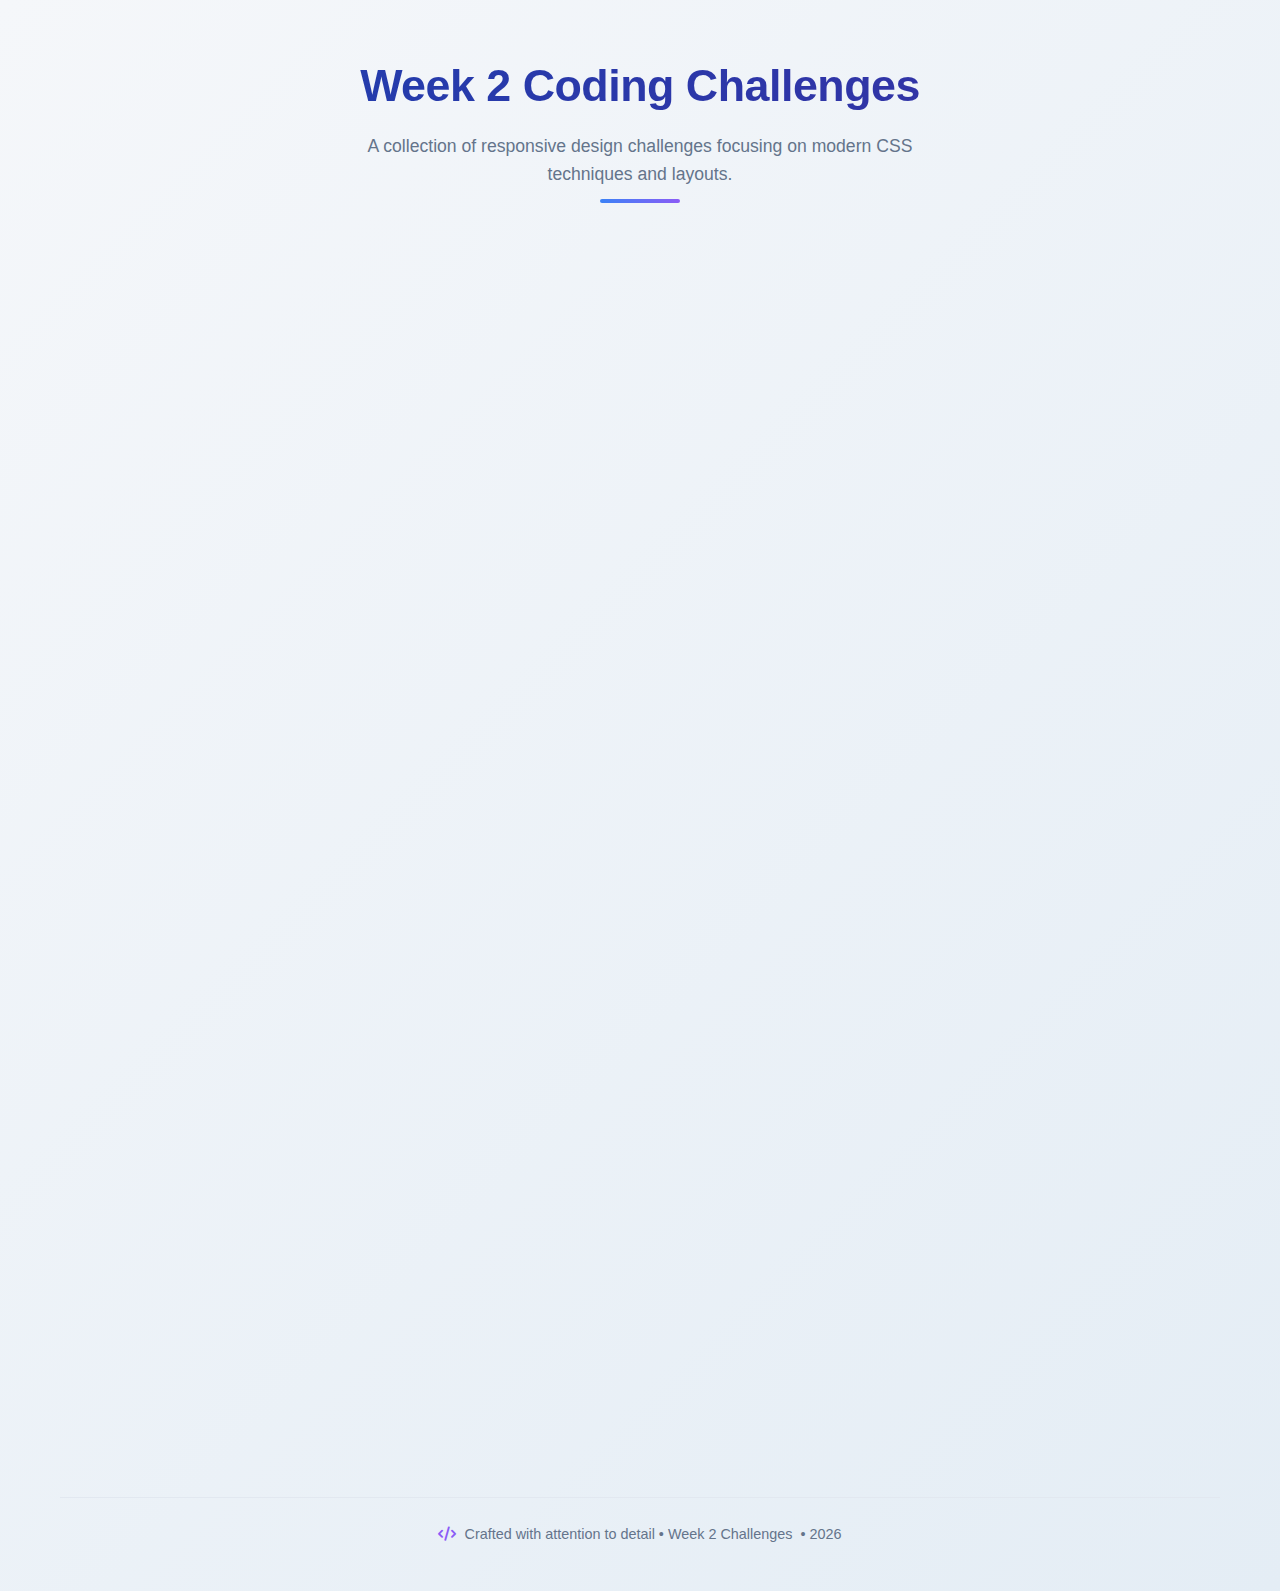
<file: week 2/index.html>
<!DOCTYPE html>
<html lang="en">
<head>
    <meta charset="UTF-8">
    <meta name="viewport" content="width=device-width, initial-scale=1.0">
    <title>Coding Challenges | Week 2</title>
    <link rel="stylesheet" href="https://cdnjs.cloudflare.com/ajax/libs/font-awesome/6.4.0/css/all.min.css">
    <style>
    
        * {
            margin: 0;
            padding: 0;
            box-sizing: border-box;
        }
        
        body {
            font-family: 'Inter', -apple-system, BlinkMacSystemFont, 'Segoe UI', Roboto, Oxygen, Ubuntu, sans-serif;
            line-height: 1.6;
            color: #333;
            background-color: #f8fafc;
            padding: 20px;
            max-width: 1200px;
            margin: 0 auto;
            background-image: linear-gradient(135deg, #f5f7fa 0%, #e4edf5 100%);
            min-height: 100vh;
        }
        
     
        @supports (font-variation-settings: normal) {
            body { font-family: 'Inter var', -apple-system, BlinkMacSystemFont, 'Segoe UI', Roboto, Oxygen, Ubuntu, sans-serif; }
        }
        
  
        header {
            text-align: center;
            margin-bottom: 50px;
            padding-top: 30px;
            position: relative;
        }
        
        header::after {
            content: '';
            position: absolute;
            bottom: -15px;
            left: 50%;
            transform: translateX(-50%);
            width: 80px;
            height: 4px;
            background: linear-gradient(to right, #3b82f6, #8b5cf6);
            border-radius: 2px;
        }
        
        h1 {
            font-size: 2.8rem;
            font-weight: 700;
            color: #1e293b;
            letter-spacing: -0.5px;
            margin-bottom: 10px;
            background: linear-gradient(to right, #1e40af, #3730a3);
            -webkit-background-clip: text;
            background-clip: text;
            color: transparent;
        }
        
        .subtitle {
            color: #64748b;
            font-size: 1.1rem;
            font-weight: 400;
            max-width: 600px;
            margin: 0 auto;
        }
        
        /* Main Container */
        .container {
            display: grid;
            grid-template-columns: repeat(auto-fill, minmax(320px, 1fr));
            gap: 30px;
            margin-top: 40px;
        }
        
   
        .challenge-card {
            background: white;
            border-radius: 16px;
            padding: 30px;
            box-shadow: 0 10px 25px rgba(0, 0, 0, 0.04);
            transition: all 0.3s cubic-bezier(0.175, 0.885, 0.32, 1.1);
            border: 1px solid #e2e8f0;
            position: relative;
            overflow: hidden;
            height: 100%;
            display: flex;
            flex-direction: column;
        }
        
        .challenge-card::before {
            content: '';
            position: absolute;
            top: 0;
            left: 0;
            width: 100%;
            height: 4px;
            background: linear-gradient(to right, #3b82f6, #8b5cf6);
        }
        
        .challenge-card:hover {
            transform: translateY(-8px);
            box-shadow: 0 15px 35px rgba(0, 0, 0, 0.08);
            border-color: #c7d2fe;
        }
        
        .day-indicator {
            display: inline-flex;
            align-items: center;
            justify-content: center;
            width: 40px;
            height: 40px;
            background: linear-gradient(135deg, #6366f1, #8b5cf6);
            color: white;
            font-weight: 700;
            border-radius: 10px;
            margin-bottom: 20px;
            font-size: 1.1rem;
            box-shadow: 0 4px 10px rgba(99, 102, 241, 0.2);
        }
        
        h2 {
            font-size: 1.6rem;
            color: #1e293b;
            margin-bottom: 12px;
            font-weight: 700;
        }
        
        .challenge-card p {
            color: #64748b;
            margin-bottom: 25px;
            flex-grow: 1;
            font-size: 1rem;
            line-height: 1.6;
        }
        

        .card-link {
            display: inline-flex;
            align-items: center;
            justify-content: space-between;
            background: linear-gradient(to right, #3b82f6, #6366f1);
            color: white;
            text-decoration: none;
            padding: 12px 24px;
            border-radius: 10px;
            font-weight: 600;
            font-size: 0.95rem;
            transition: all 0.3s ease;
            width: 100%;
            max-width: 180px;
            box-shadow: 0 4px 12px rgba(59, 130, 246, 0.2);
            margin-top: auto;
        }
        
        .card-link:hover {
            background: linear-gradient(to right, #2563eb, #4f46e5);
            transform: translateY(-2px);
            box-shadow: 0 6px 16px rgba(59, 130, 246, 0.3);
            max-width: 190px;
        }
        
        .card-link i {
            transition: transform 0.3s ease;
        }
        
        .card-link:hover i {
            transform: translateX(4px);
        }
 
        footer {
            text-align: center;
            margin-top: 60px;
            padding: 25px;
            color: #64748b;
            font-size: 0.9rem;
            border-top: 1px solid #e2e8f0;
        }
        
        .footer-text {
            display: flex;
            align-items: center;
            justify-content: center;
            gap: 8px;
        }
        
        .footer-text i {
            color: #8b5cf6;
        }
        
      
        @media (max-width: 768px) {
            .container {
                grid-template-columns: 1fr;
                gap: 25px;
            }
            
            h1 {
                font-size: 2.2rem;
            }
            
            .challenge-card {
                padding: 25px;
            }
        }
        
        @media (max-width: 480px) {
            body {
                padding: 15px;
            }
            
            h1 {
                font-size: 1.9rem;
            }
            
            .subtitle {
                font-size: 1rem;
            }
        }
        
      
        @keyframes fadeInUp {
            from {
                opacity: 0;
                transform: translateY(20px);
            }
            to {
                opacity: 1;
                transform: translateY(0);
            }
        }
        
        .challenge-card {

            animation: fadeInUp 0.5s ease forwards;
            opacity: 0;
        }
        
        .challenge-card:nth-child(1) { animation-delay: 0.1s; }
        .challenge-card:nth-child(2) { animation-delay: 0.2s; }
        .challenge-card:nth-child(3) { animation-delay: 0.3s; }
        .challenge-card:nth-child(4) { animation-delay: 0.4s; }
        .challenge-card:nth-child(5) { animation-delay: 0.5s; }
        
 
        .text-gradient {
            background: linear-gradient(to right, #3b82f6, #8b5cf6);
            -webkit-background-clip: text;
            background-clip: text;
            color: transparent;
        }
    </style>

    <link rel="preconnect" href="https://fonts.googleapis.com">
    <link rel="preconnect" href="https://fonts.gstatic.com" crossorigin>
    <link href="https://fonts.googleapis.com/css2?family=Inter:wght@300;400;500;600;700&display=swap" rel="stylesheet">
</head>
<body>
    <header>
        <h1>Week 2 Coding Challenges</h1>
        <p class="subtitle">A collection of responsive design challenges focusing on modern CSS techniques and layouts.</p>
    </header>
    
    <main class="container">
        <div class="challenge-card">
            <div class="day-indicator">08</div>
            <h2>Responsive 9-Card Grid</h2>
            <p>Create a responsive grid layout with nine cards that adapts to different screen sizes using CSS Grid.</p>
            <a href="/day8/index.html" class="card-link">
                View Challenge
                <i class="fas fa-arrow-right"></i>
            </a>
        </div>
        
        <div class="challenge-card">
            <div class="day-indicator">09</div>
            <h2>Two-Column Layout with CSS Grid</h2>
            <p>Build a responsive two-column layout using CSS Grid with proper spacing and alignment.</p>
            <a href="/day9/index.html" class="card-link">
                View Challenge
                <i class="fas fa-arrow-right"></i>
            </a>
        </div>
        
        <div class="challenge-card">
            <div class="day-indicator">10</div>
            <h2>Professional Header with Mobile Menu</h2>
            <p>Design a professional website header with a responsive navigation menu that transforms for mobile devices.</p>
            <a href="/day10/index.htm" class="card-link">
                View Challenge
                <i class="fas fa-arrow-right"></i>
            </a>
        </div>
        
        <div class="challenge-card">
            <div class="day-indicator">11</div>
            <h2>Image Gallery with Object-Fit</h2>
            <p>Create a responsive image gallery that maintains aspect ratios using the CSS object-fit property.</p>
            <a href="/day11/index.htm" class="card-link">
                View Challenge
                <i class="fas fa-arrow-right"></i>
            </a>
        </div>
        
        <div class="challenge-card">
            <div class="day-indicator">12</div>
            <h2>React Password Generator</h2>
            <p>Build a password generator using React and Tailwind CSS.</p>
            <a href="https://password-generator-one-sage-78.vercel.app/" class="card-link">
                View Challenge
                <i class="fas fa-arrow-right"></i>
            </a>
        </div>
        <div class="challenge-card">
            <div class="day-indicator">13</div>
            <h2>Refractured React Password Generator</h2>
            <p>Implemented changes suggested by fellow devs to the React Password Generator challenge.</p>
            <a href="https://password-generator-dram.vercel.app/" class="card-link">
                View Challenge
                <i class="fas fa-arrow-right"></i>
            </a>
        </div>
        <div class="challenge-card">
            <div class="day-indicator">14</div>
            <h2>Responsive Image Gallery with dark/light mode toggle</h2>
            <p>Build a responsive image gallery with a toggle switch for dark and light modes using CSS custom properties.</p>
            <a href="/day12/index.html" class="card-link">
                View Challenge
                <i class="fas fa-arrow-right"></i>
            </a>
        </div>
    </main>
    
    <footer>
        <div class="footer-text">
            <i class="fas fa-code"></i>
            <span>Crafted with attention to detail • Week 2 Challenges</span>
        </div>
    </footer>
    
    <script>
      
        document.addEventListener('DOMContentLoaded', function() {
    
            const cards = document.querySelectorAll('.challenge-card');
            
            cards.forEach(card => {
                card.addEventListener('click', function(e) {
                 
                    if (!e.target.closest('.card-link')) {
                        this.style.transform = 'scale(0.98)';
                        setTimeout(() => {
                            this.style.transform = '';
                        }, 200);
                    }
                });
            });
            
           
            const yearSpan = document.createElement('span');
            yearSpan.textContent = new Date().getFullYear();
            const footerText = document.querySelector('.footer-text');
            footerText.innerHTML += ` • ${yearSpan.textContent}`;
        });
    </script>
</body>
</html>
</file>
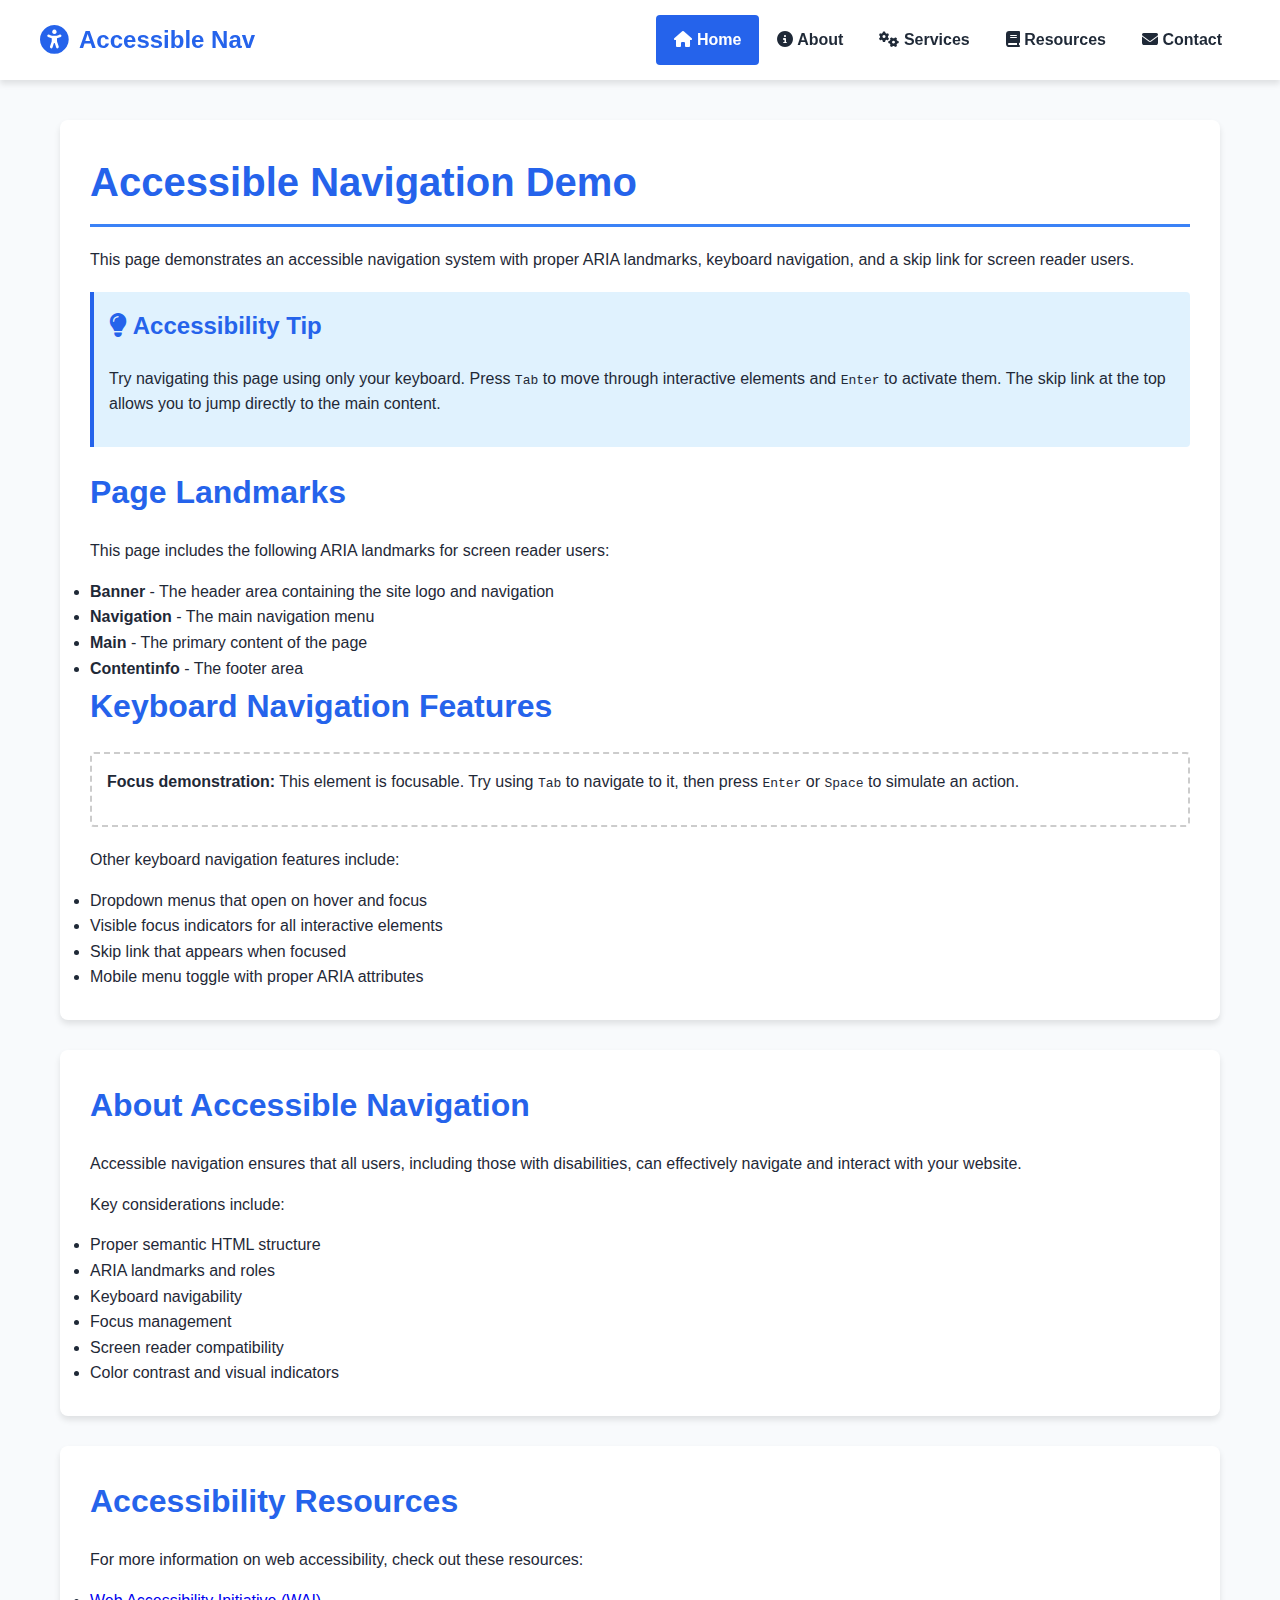
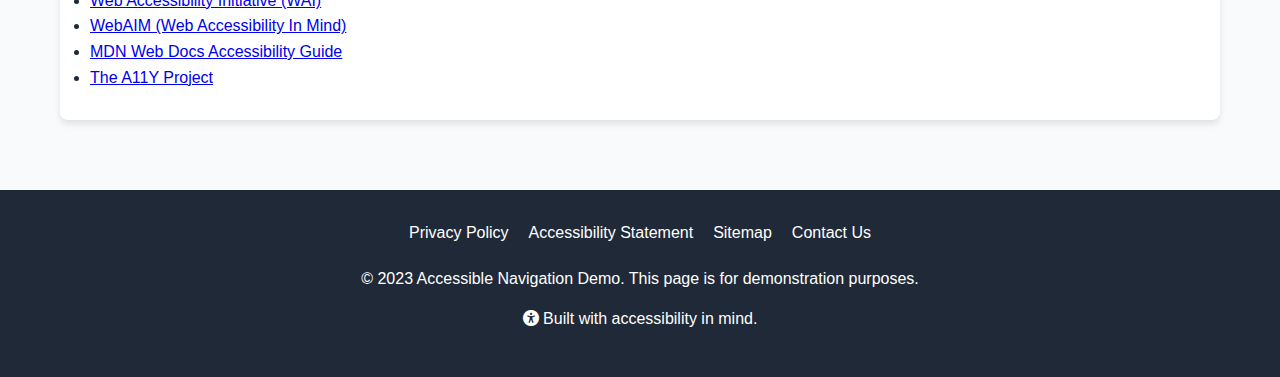
<file: week 1/day4/index.html>
<!DOCTYPE html>
<html lang="en">
<head>
    <meta charset="UTF-8">
    <meta name="viewport" content="width=device-width, initial-scale=1.0">
    <title>Accessible Navigation with Skip Link</title>
    <link rel="stylesheet" href="https://cdnjs.cloudflare.com/ajax/libs/font-awesome/6.4.0/css/all.min.css">
    <link rel="stylesheet" href="styles.css">
</head>
<body>
    <!-- Skip link for screen readers and keyboard users -->
    <a href="#main-content" class="skip-link">Skip to main content</a>
    
    <!-- Header with navigation -->
    <header role="banner">
        <div class="container header-container">
            <a href="#" class="logo" aria-label="Accessible Web Design Home">
                <i class="fas fa-universal-access"></i>
                <span>Accessible Nav</span>
            </a>
            
            <!-- Mobile menu toggle -->
            <button class="menu-toggle" aria-label="Toggle navigation menu" aria-expanded="false" aria-controls="main-nav">
                <i class="fas fa-bars"></i>
            </button>
<!--             
            Main navigation -->
            <nav id="main-nav" role="navigation" aria-label="Main Navigation" >
                <ul class="nav-list" id="nav-list">
                    <li class="nav-item">
                        <a href="#" class="nav-link current" aria-current="page">
                            <i class="fas fa-home" aria-hidden="true"></i> Home
                        </a>
                    </li>
                    <li class="nav-item">
                        <a href="#about" class="nav-link">
                            <i class="fas fa-info-circle" aria-hidden="true"></i> About
                        </a>
                    </li>
                    <li class="nav-item has-dropdown">
                        <a href="#services" class="nav-link" aria-haspopup="true" aria-expanded="false">
                            <i class="fas fa-cogs" aria-hidden="true"></i> Services
                        </a>
                        <div class="dropdown" role="menu">
                            <a href="#web-design" class="dropdown-item" role="menuitem">Web Design</a>
                            <a href="#accessibility-audit" class="dropdown-item" role="menuitem">Accessibility Audit</a>
                            <a href="#training" class="dropdown-item" role="menuitem">Training</a>
                            <a href="#consulting" class="dropdown-item" role="menuitem">Consulting</a>
                        </div>
                    </li>
                    <li class="nav-item">
                        <a href="#resources" class="nav-link">
                            <i class="fas fa-book" aria-hidden="true"></i> Resources
                        </a>
                    </li>
                    <li class="nav-item">
                        <a href="#contact" class="nav-link">
                            <i class="fas fa-envelope" aria-hidden="true"></i> Contact
                        </a>
                    </li>
                </ul>
            </nav>
        </div>
    </header>
    
    <!-- Main content -->
    <main id="main-content" role="main" tabindex="-1">
        <div class="container">
            <section id="home">
                <h1>Accessible Navigation Demo</h1>
                <p>This page demonstrates an accessible navigation system with proper ARIA landmarks, keyboard navigation, and a skip link for screen reader users.</p>
                
                <div class="accessibility-tip">
                    <h3><i class="fas fa-lightbulb" aria-hidden="true"></i> Accessibility Tip</h3>
                    <p>Try navigating this page using only your keyboard. Press <kbd>Tab</kbd> to move through interactive elements and <kbd>Enter</kbd> to activate them. The skip link at the top allows you to jump directly to the main content.</p>
                </div>
                
                <h2>Page Landmarks</h2>
                <p>This page includes the following ARIA landmarks for screen reader users:</p>
                <ul>
                    <li><strong>Banner</strong> - The header area containing the site logo and navigation</li>
                    <li><strong>Navigation</strong> - The main navigation menu</li>
                    <li><strong>Main</strong> - The primary content of the page</li>
                    <li><strong>Contentinfo</strong> - The footer area</li>
                </ul>
                
                <h2>Keyboard Navigation Features</h2>
                <div class="focus-demo" tabindex="0">
                    <p><strong>Focus demonstration:</strong> This element is focusable. Try using <kbd>Tab</kbd> to navigate to it, then press <kbd>Enter</kbd> or <kbd>Space</kbd> to simulate an action.</p>
                </div>
                
                <p>Other keyboard navigation features include:</p>
                <ul>
                    <li>Dropdown menus that open on hover and focus</li>
                    <li>Visible focus indicators for all interactive elements</li>
                    <li>Skip link that appears when focused</li>
                    <li>Mobile menu toggle with proper ARIA attributes</li>
                </ul>
            </section>
            
            <section id="about">
                <h2>About Accessible Navigation</h2>
                <p>Accessible navigation ensures that all users, including those with disabilities, can effectively navigate and interact with your website.</p>
                <p>Key considerations include:</p>
                <ul>
                    <li>Proper semantic HTML structure</li>
                    <li>ARIA landmarks and roles</li>
                    <li>Keyboard navigability</li>
                    <li>Focus management</li>
                    <li>Screen reader compatibility</li>
                    <li>Color contrast and visual indicators</li>
                </ul>
            </section>
            
            <section id="resources">
                <h2>Accessibility Resources</h2>
                <p>For more information on web accessibility, check out these resources:</p>
                <ul>
                    <li><a href="https://www.w3.org/WAI/" target="_blank" rel="noopener">Web Accessibility Initiative (WAI)</a></li>
                    <li><a href="https://webaim.org/" target="_blank" rel="noopener">WebAIM (Web Accessibility In Mind)</a></li>
                    <li><a href="https://developer.mozilla.org/en-US/docs/Web/Accessibility" target="_blank" rel="noopener">MDN Web Docs Accessibility Guide</a></li>
                    <li><a href="https://www.a11yproject.com/" target="_blank" rel="noopener">The A11Y Project</a></li>
                </ul>
            </section>
        </div>
    </main>
    
    <!-- Footer -->
    <footer role="contentinfo">
        <div class="container">
            <div class="footer-links">
                <a href="#privacy" class="footer-link">Privacy Policy</a>
                <a href="#accessibility" class="footer-link">Accessibility Statement</a>
                <a href="#sitemap" class="footer-link">Sitemap</a>
                <a href="#contact" class="footer-link">Contact Us</a>
            </div>
            <p>&copy; 2023 Accessible Navigation Demo. This page is for demonstration purposes.</p>
            <p><i class="fas fa-universal-access" aria-hidden="true"></i> Built with accessibility in mind.</p>
        </div>
    </footer>

    <script src="script.js"></script>
</body>
</html>
</file>
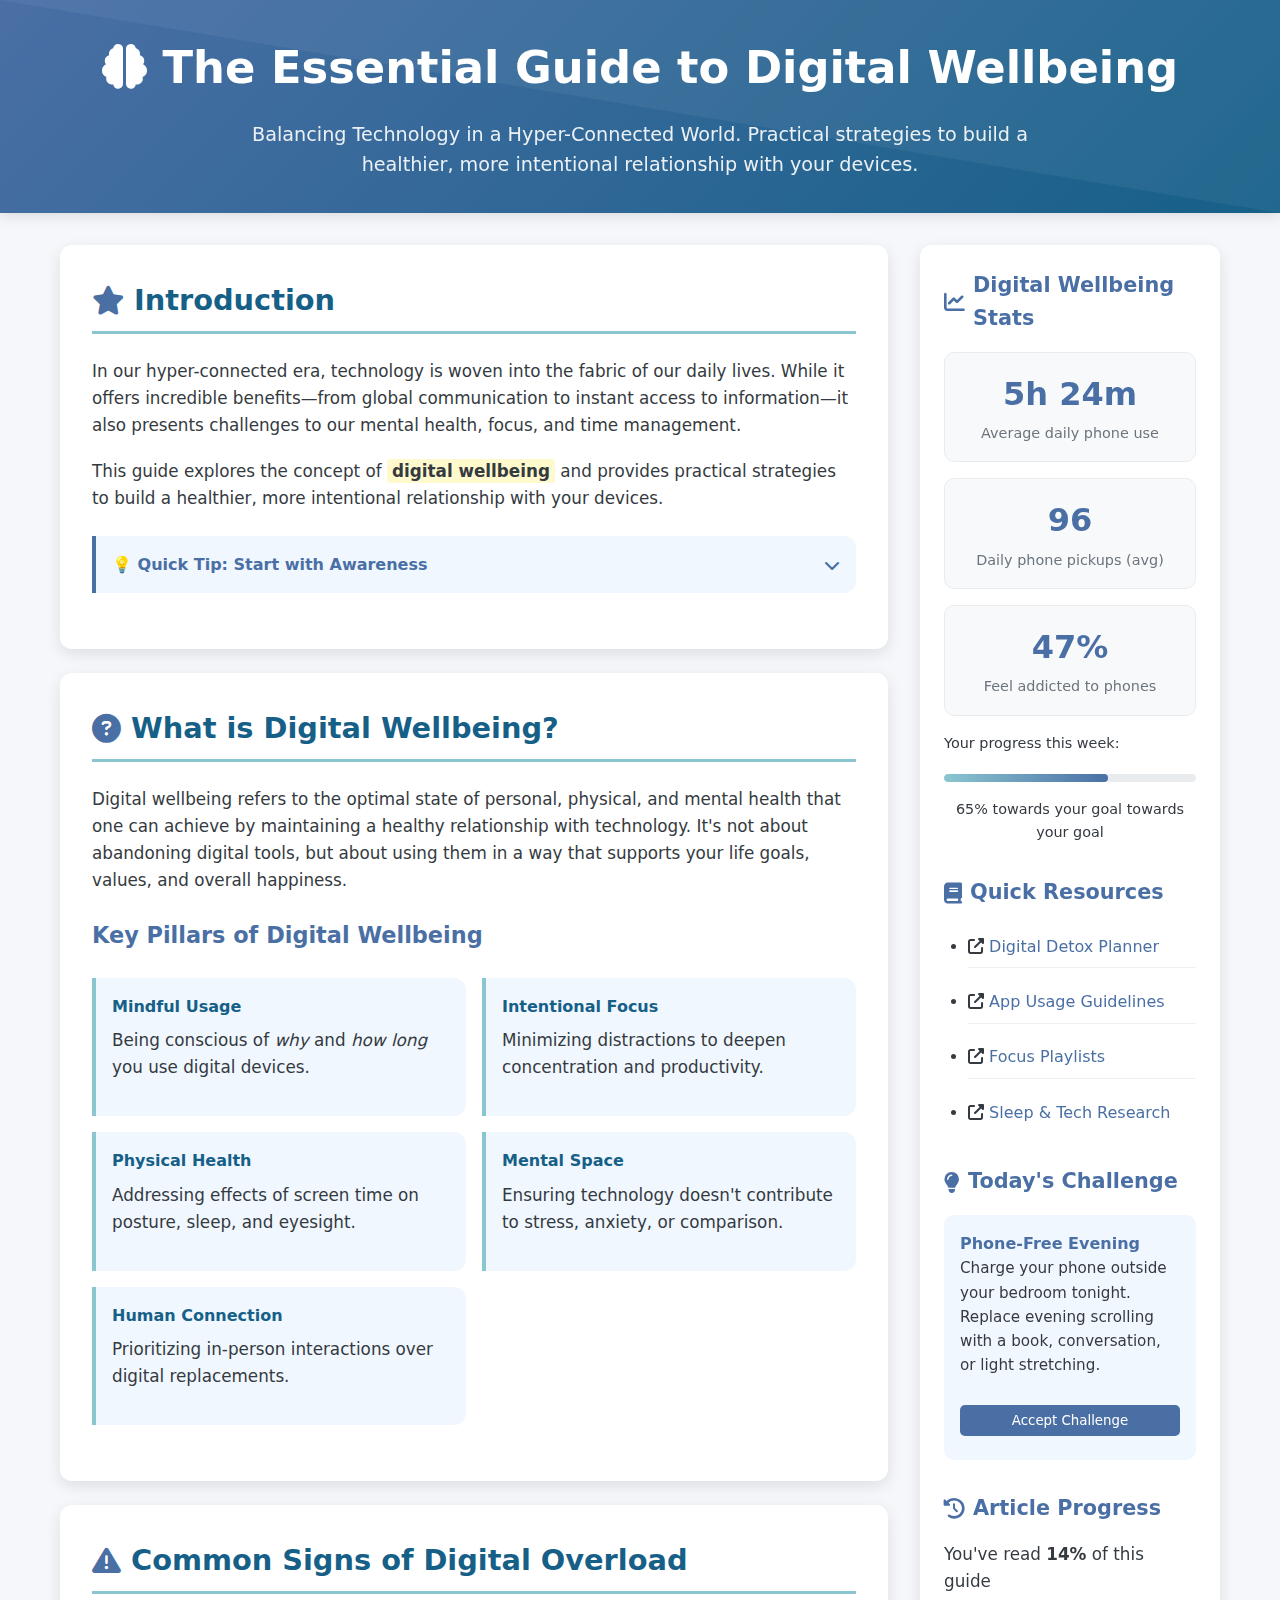
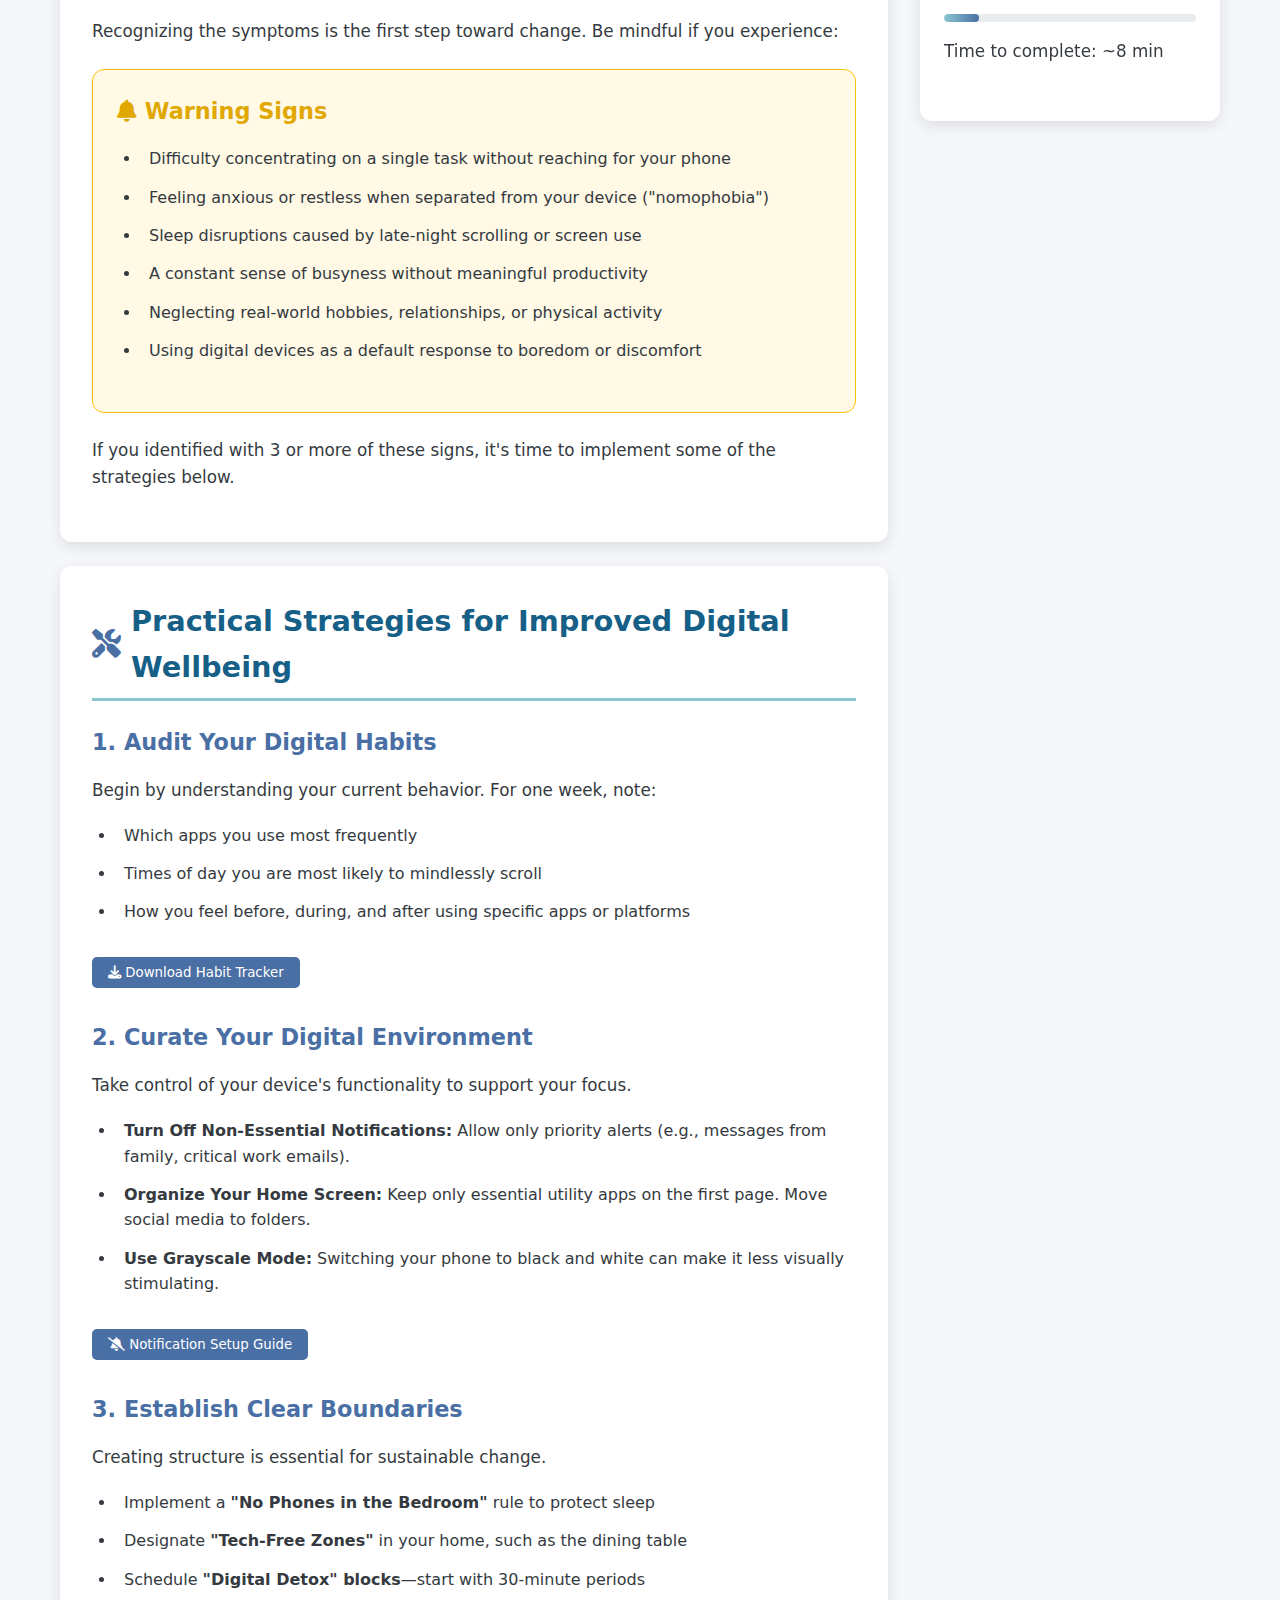
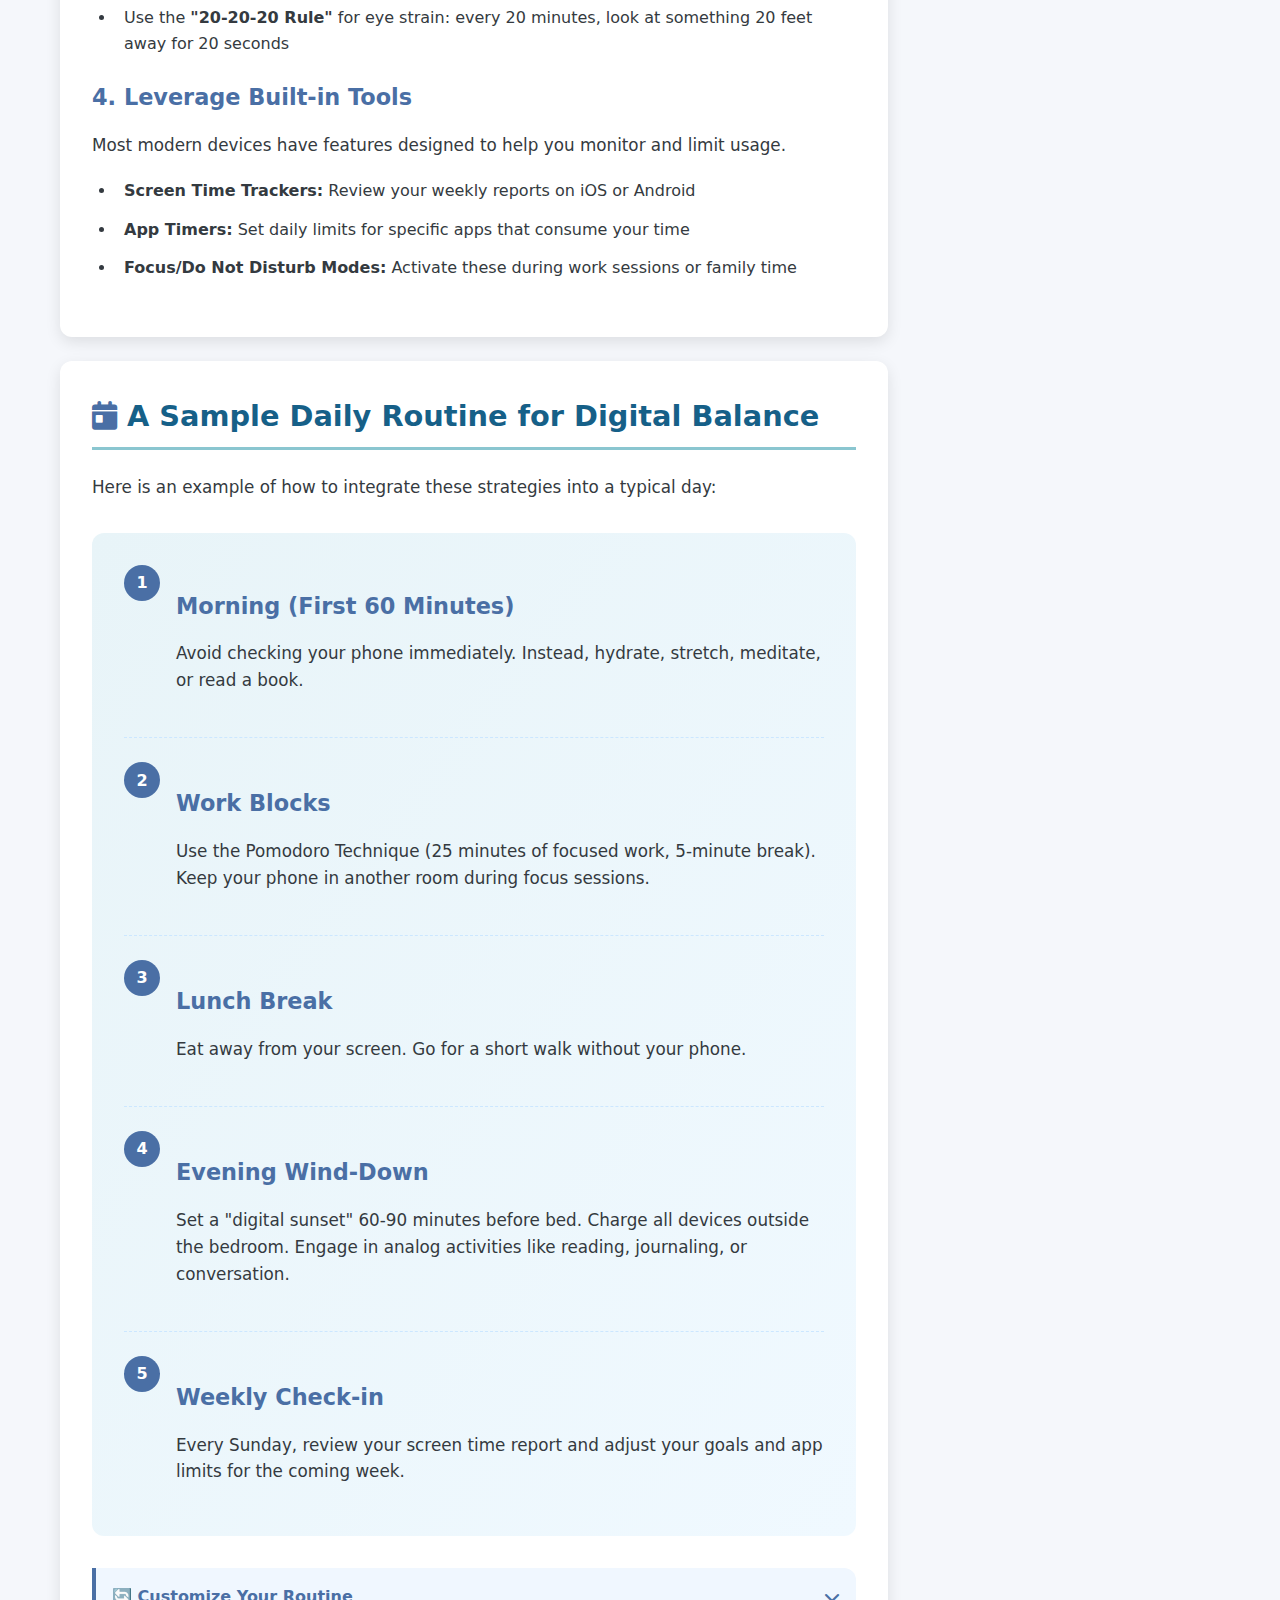
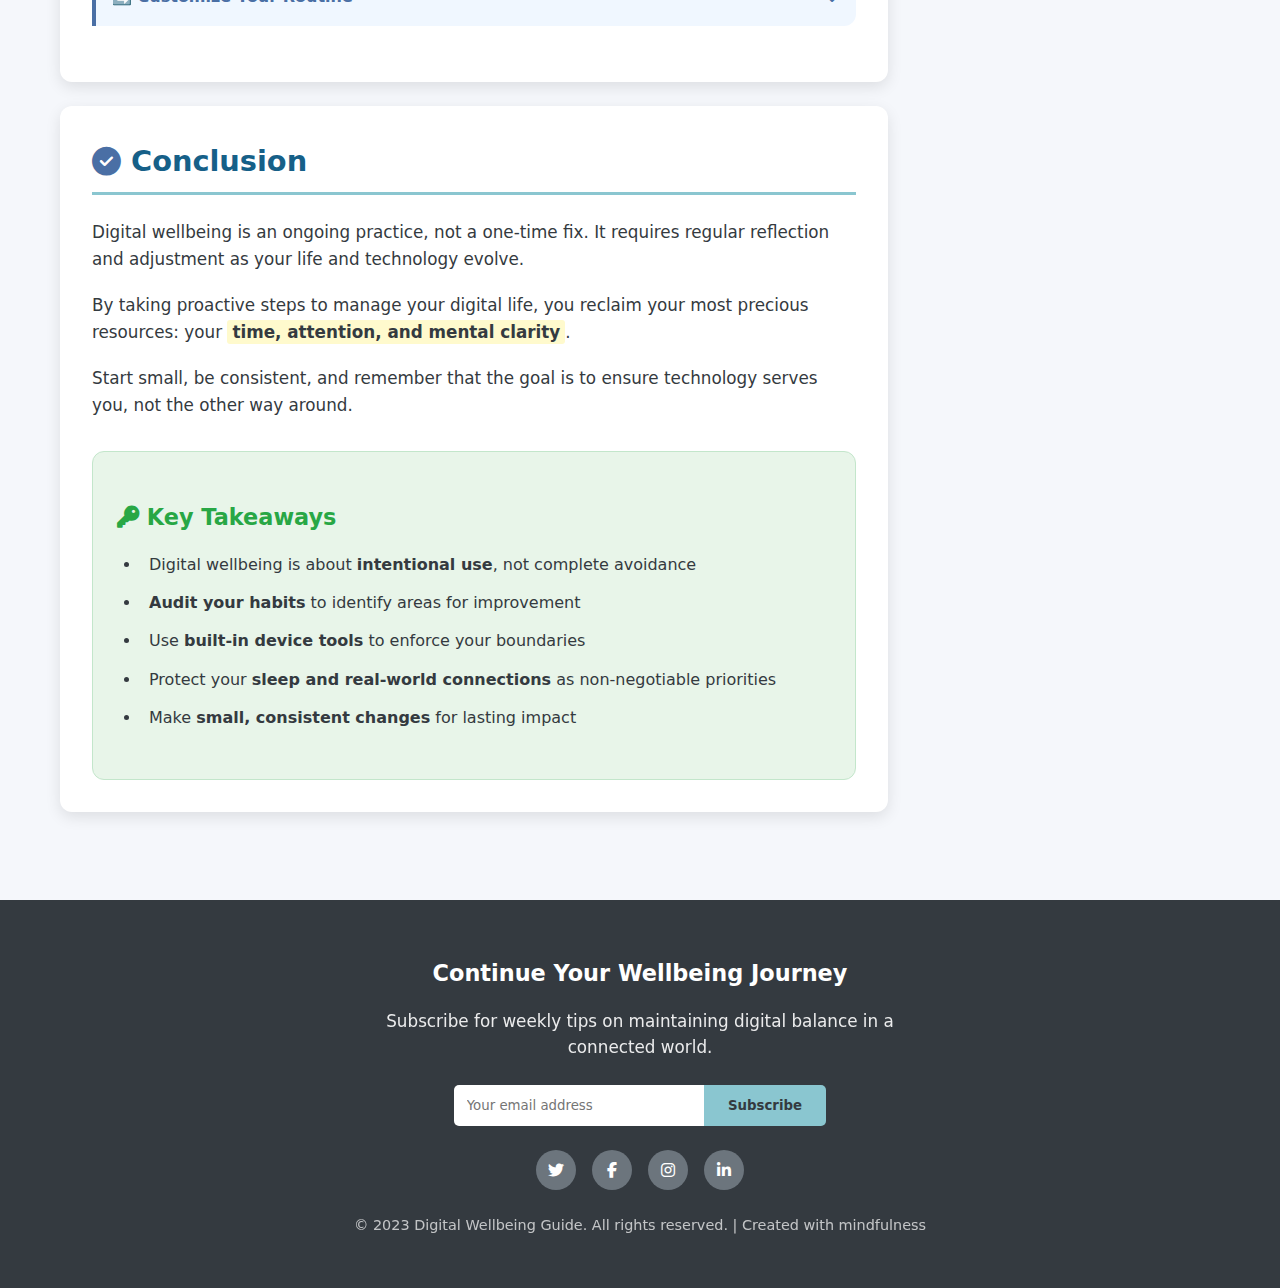
<file: week 1/day5/index.html>
<!DOCTYPE html>
<html lang="en">
<head>
    <meta charset="UTF-8">
    <meta name="viewport" content="width=device-width, initial-scale=1.0">
    <title>Digital Wellbeing Guide | Tech-Life Balance</title>
    <link rel="stylesheet" href="https://cdnjs.cloudflare.com/ajax/libs/font-awesome/6.4.0/css/all.min.css">
    <link rel="stylesheet" href="styles.css">
</head>
<body>
    <header>
        <div class="container">
            <div class="header-content">
                <h1><i class="fas fa-brain"></i> The Essential Guide to Digital Wellbeing</h1>
                <p class="tagline">Balancing Technology in a Hyper-Connected World. Practical strategies to build a healthier, more intentional relationship with your devices.</p>
            </div>
        </div>
    </header>
    
    <div class="container">
        <main>
            <div class="content">
                <article>
                    <h2><i class="fas fa-star"></i> Introduction</h2>
                    <p>In our hyper-connected era, technology is woven into the fabric of our daily lives. While it offers incredible benefits—from global communication to instant access to information—it also presents challenges to our mental health, focus, and time management.</p>
                    <p>This guide explores the concept of <span class="highlight">digital wellbeing</span> and provides practical strategies to build a healthier, more intentional relationship with your devices.</p>
                    
                    <div class="interactive-tip" data-tip-id="tip1">
                        <div class="tip-title">
                            <span>💡 Quick Tip: Start with Awareness</span>
                            <i class="fas fa-chevron-down tip-icon" data-icon-id="tip1"></i>
                        </div>
                        <div class="tip-content" id="tip1">
                            <p>Before making any changes, spend 24 hours simply observing your digital habits. Note when you automatically reach for your phone, which apps you use most, and how you feel during and after use. This awareness is the foundation for meaningful change.</p>
                        </div>
                    </div>
                </article>
                
                <article>
                    <h2><i class="fas fa-question-circle"></i> What is Digital Wellbeing?</h2>
                    <p>Digital wellbeing refers to the optimal state of personal, physical, and mental health that one can achieve by maintaining a healthy relationship with technology. It's not about abandoning digital tools, but about using them in a way that supports your life goals, values, and overall happiness.</p>
                    
                    <h3>Key Pillars of Digital Wellbeing</h3>
                    <div class="key-pillars">
                        <div class="pillar">
                            <h4>Mindful Usage</h4>
                            <p>Being conscious of <em>why</em> and <em>how long</em> you use digital devices.</p>
                        </div>
                        <div class="pillar">
                            <h4>Intentional Focus</h4>
                            <p>Minimizing distractions to deepen concentration and productivity.</p>
                        </div>
                        <div class="pillar">
                            <h4>Physical Health</h4>
                            <p>Addressing effects of screen time on posture, sleep, and eyesight.</p>
                        </div>
                        <div class="pillar">
                            <h4>Mental Space</h4>
                            <p>Ensuring technology doesn't contribute to stress, anxiety, or comparison.</p>
                        </div>
                        <div class="pillar">
                            <h4>Human Connection</h4>
                            <p>Prioritizing in-person interactions over digital replacements.</p>
                        </div>
                    </div>
                </article>
                
                <article>
                    <h2><i class="fas fa-exclamation-triangle"></i> Common Signs of Digital Overload</h2>
                    <p>Recognizing the symptoms is the first step toward change. Be mindful if you experience:</p>
                    
                    <div class="warning-signs">
                        <h3><i class="fas fa-bell"></i> Warning Signs</h3>
                        <ul>
                            <li>Difficulty concentrating on a single task without reaching for your phone</li>
                            <li>Feeling anxious or restless when separated from your device ("nomophobia")</li>
                            <li>Sleep disruptions caused by late-night scrolling or screen use</li>
                            <li>A constant sense of busyness without meaningful productivity</li>
                            <li>Neglecting real-world hobbies, relationships, or physical activity</li>
                            <li>Using digital devices as a default response to boredom or discomfort</li>
                        </ul>
                    </div>
                    
                    <p>If you identified with 3 or more of these signs, it's time to implement some of the strategies below.</p>
                </article>
                
                <article>
                    <h2><i class="fas fa-tools"></i> Practical Strategies for Improved Digital Wellbeing</h2>
                    
                    <h3>1. Audit Your Digital Habits</h3>
                    <p>Begin by understanding your current behavior. For one week, note:</p>
                    <ul>
                        <li>Which apps you use most frequently</li>
                        <li>Times of day you are most likely to mindlessly scroll</li>
                        <li>How you feel before, during, and after using specific apps or platforms</li>
                    </ul>
                    <button class="tool-btn" id="downloadTracker"><i class="fas fa-download"></i> Download Habit Tracker</button>
                    
                    <h3>2. Curate Your Digital Environment</h3>
                    <p>Take control of your device's functionality to support your focus.</p>
                    <ul>
                        <li><strong>Turn Off Non-Essential Notifications:</strong> Allow only priority alerts (e.g., messages from family, critical work emails).</li>
                        <li><strong>Organize Your Home Screen:</strong> Keep only essential utility apps on the first page. Move social media to folders.</li>
                        <li><strong>Use Grayscale Mode:</strong> Switching your phone to black and white can make it less visually stimulating.</li>
                    </ul>
                    <button class="tool-btn" id="notificationGuide"><i class="fas fa-bell-slash"></i> Notification Setup Guide</button>
                    
                    <h3>3. Establish Clear Boundaries</h3>
                    <p>Creating structure is essential for sustainable change.</p>
                    <ul>
                        <li>Implement a <strong>"No Phones in the Bedroom"</strong> rule to protect sleep</li>
                        <li>Designate <strong>"Tech-Free Zones"</strong> in your home, such as the dining table</li>
                        <li>Schedule <strong>"Digital Detox" blocks</strong>—start with 30-minute periods</li>
                        <li>Use the <strong>"20-20-20 Rule"</strong> for eye strain: every 20 minutes, look at something 20 feet away for 20 seconds</li>
                    </ul>
                    
                    <h3>4. Leverage Built-in Tools</h3>
                    <p>Most modern devices have features designed to help you monitor and limit usage.</p>
                    <ul>
                        <li><strong>Screen Time Trackers:</strong> Review your weekly reports on iOS or Android</li>
                        <li><strong>App Timers:</strong> Set daily limits for specific apps that consume your time</li>
                        <li><strong>Focus/Do Not Disturb Modes:</strong> Activate these during work sessions or family time</li>
                    </ul>
                </article>
                
                <article>
                    <h2><i class="fas fa-calendar-day"></i> A Sample Daily Routine for Digital Balance</h2>
                    <p>Here is an example of how to integrate these strategies into a typical day:</p>
                    
                    <div class="daily-routine">
                        <div class="routine-step">
                            <div class="step-number">1</div>
                            <div>
                                <h3>Morning (First 60 Minutes)</h3>
                                <p>Avoid checking your phone immediately. Instead, hydrate, stretch, meditate, or read a book.</p>
                            </div>
                        </div>
                        
                        <div class="routine-step">
                            <div class="step-number">2</div>
                            <div>
                                <h3>Work Blocks</h3>
                                <p>Use the Pomodoro Technique (25 minutes of focused work, 5-minute break). Keep your phone in another room during focus sessions.</p>
                            </div>
                        </div>
                        
                        <div class="routine-step">
                            <div class="step-number">3</div>
                            <div>
                                <h3>Lunch Break</h3>
                                <p>Eat away from your screen. Go for a short walk without your phone.</p>
                            </div>
                        </div>
                        
                        <div class="routine-step">
                            <div class="step-number">4</div>
                            <div>
                                <h3>Evening Wind-Down</h3>
                                <p>Set a "digital sunset" 60-90 minutes before bed. Charge all devices outside the bedroom. Engage in analog activities like reading, journaling, or conversation.</p>
                            </div>
                        </div>
                        
                        <div class="routine-step">
                            <div class="step-number">5</div>
                            <div>
                                <h3>Weekly Check-in</h3>
                                <p>Every Sunday, review your screen time report and adjust your goals and app limits for the coming week.</p>
                            </div>
                        </div>
                    </div>
                    
                    <div class="interactive-tip" data-tip-id="tip2">
                        <div class="tip-title">
                            <span>🔄 Customize Your Routine</span>
                            <i class="fas fa-chevron-down tip-icon" data-icon-id="tip2"></i>
                        </div>
                        <div class="tip-content" id="tip2">
                            <p>This routine is a template, not a rigid prescription. Adapt it to your schedule. If you work nights, adjust the "digital sunset" accordingly. If you need your phone for work, create specific "work-only" profiles or modes on your device.</p>
                        </div>
                    </div>
                </article>
                
                <article>
                    <h2><i class="fas fa-check-circle"></i> Conclusion</h2>
                    <p>Digital wellbeing is an ongoing practice, not a one-time fix. It requires regular reflection and adjustment as your life and technology evolve.</p>
                    <p>By taking proactive steps to manage your digital life, you reclaim your most precious resources: your <span class="highlight">time, attention, and mental clarity</span>.</p>
                    <p>Start small, be consistent, and remember that the goal is to ensure technology serves you, not the other way around.</p>
                    
                    <div class="key-takeaways">
                        <h3><i class="fas fa-key"></i> Key Takeaways</h3>
                        <ul>
                            <li>Digital wellbeing is about <strong>intentional use</strong>, not complete avoidance</li>
                            <li><strong>Audit your habits</strong> to identify areas for improvement</li>
                            <li>Use <strong>built-in device tools</strong> to enforce your boundaries</li>
                            <li>Protect your <strong>sleep and real-world connections</strong> as non-negotiable priorities</li>
                            <li>Make <strong>small, consistent changes</strong> for lasting impact</li>
                        </ul>
                    </div>
                </article>
            </div>
            
            <aside>
                <div class="sidebar-section">
                    <h3><i class="fas fa-chart-line"></i> Digital Wellbeing Stats</h3>
                    <div class="stat-box">
                        <span class="stat-number">5h 24m</span>
                        <span class="stat-label">Average daily phone use</span>
                    </div>
                    <div class="stat-box">
                        <span class="stat-number">96</span>
                        <span class="stat-label">Daily phone pickups (avg)</span>
                    </div>
                    <div class="stat-box">
                        <span class="stat-number">47%</span>
                        <span class="stat-label">Feel addicted to phones</span>
                    </div>
                    
                    <p style="margin-top: 1rem; font-size: 0.9rem;">Your progress this week:</p>
                    <div class="progress-bar">
                        <div class="progress-fill" id="progressFill"></div>
                    </div>
                    <p style="text-align: center; font-size: 0.9rem;"><span id="progressPercent">65%</span> towards your goal</p>
                </div>
                
                <div class="sidebar-section">
                    <h3><i class="fas fa-book"></i> Quick Resources</h3>
                    <ul class="resources-list">
                        <li><i class="fas fa-external-link-alt"></i> <a href="#" class="resource-link">Digital Detox Planner</a></li>
                        <li><i class="fas fa-external-link-alt"></i> <a href="#" class="resource-link">App Usage Guidelines</a></li>
                        <li><i class="fas fa-external-link-alt"></i> <a href="#" class="resource-link">Focus Playlists</a></li>
                        <li><i class="fas fa-external-link-alt"></i> <a href="#" class="resource-link">Sleep & Tech Research</a></li>
                    </ul>
                </div>
                
                <div class="sidebar-section">
                    <h3><i class="fas fa-lightbulb"></i> Today's Challenge</h3>
                    <div class="challenge-box">
                        <h4>Phone-Free Evening</h4>
                        <p>Charge your phone outside your bedroom tonight. Replace evening scrolling with a book, conversation, or light stretching.</p>
                        <button class="tool-btn challenge-btn" id="acceptChallenge">Accept Challenge</button>
                    </div>
                </div>
                
                <div class="sidebar-section">
                    <h3><i class="fas fa-history"></i> Article Progress</h3>
                    <div class="progress-info">
                        <p>You've read <strong id="readingPercent">0%</strong> of this guide</p>
                        <div class="progress-bar">
                            <div class="progress-fill" id="readingProgress"></div>
                        </div>
                        <p class="time-to-complete">Time to complete: ~8 min</p>
                    </div>
                </div>
            </aside>
        </main>
    </div>
    
    <footer>
        <div class="container">
            <div class="footer-content">
                <h3>Continue Your Wellbeing Journey</h3>
                <p class="footer-text">Subscribe for weekly tips on maintaining digital balance in a connected world.</p>
                
                <div class="newsletter-form">
                    <input type="email" id="newsletterEmail" placeholder="Your email address">
                    <button id="subscribeBtn">Subscribe</button>
                </div>
                
                <div class="social-links">
                    <a href="#"><i class="fab fa-twitter"></i></a>
                    <a href="#"><i class="fab fa-facebook-f"></i></a>
                    <a href="#"><i class="fab fa-instagram"></i></a>
                    <a href="#"><i class="fab fa-linkedin-in"></i></a>
                </div>
                
                <p class="copyright">© 2023 Digital Wellbeing Guide. All rights reserved. | Created with mindfulness</p>
            </div>
        </div>
    </footer>
    
    <script src="script.js"></script>
</body>
</html>
</file>
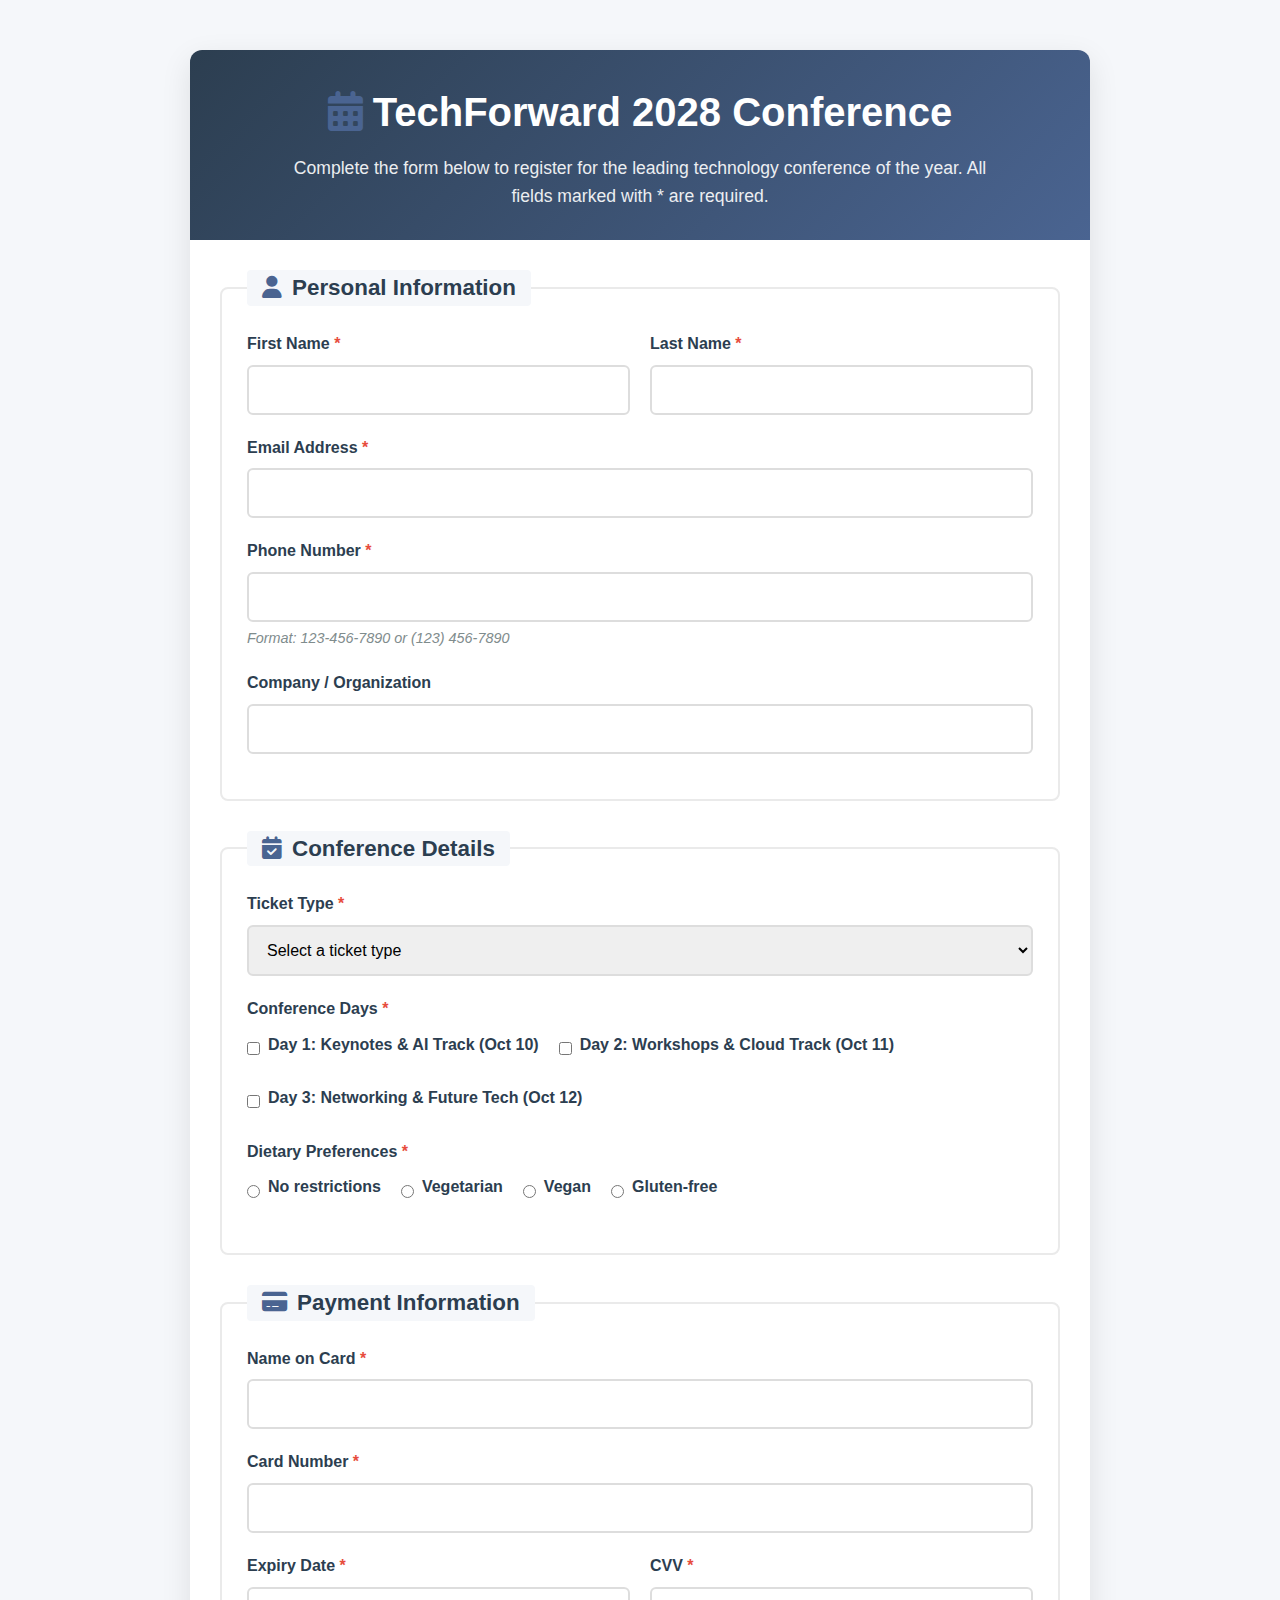
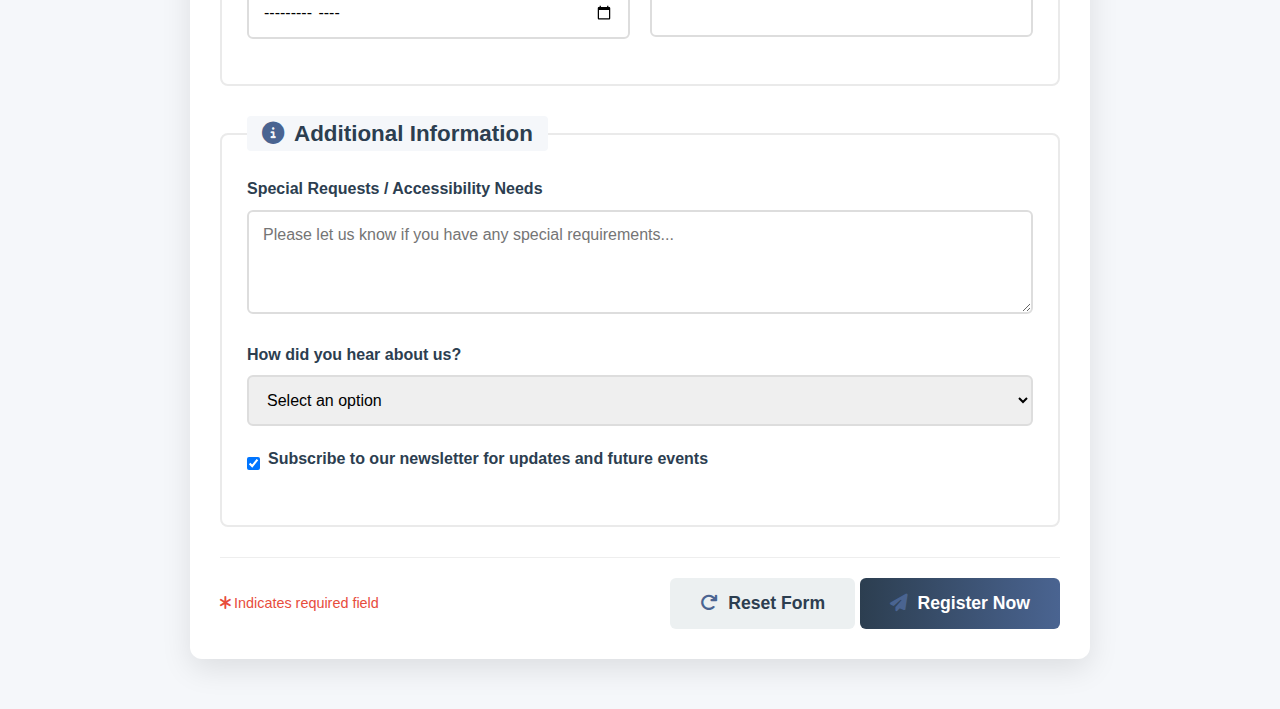
<file: week 1/day6/index.html>
<!DOCTYPE html>
<html lang="en">
<head>
    <meta charset="UTF-8">
    <meta name="viewport" content="width=device-width, initial-scale=1.0">
    <title>Conference Registration Form</title>
    <link rel="stylesheet" href="https://cdnjs.cloudflare.com/ajax/libs/font-awesome/6.4.0/css/all.min.css">
    <link rel="stylesheet" href="style.css">
</head>
<body>
    <div class="container">
        <header>
            <h1><i class="fas fa-calendar-alt icon"></i>TechForward 2028 Conference</h1>
            <p>Complete the form below to register for the leading technology conference of the year. All fields marked with * are required.</p>
        </header>
        
        <div class="form-container">
            <form id="conferenceForm">
                <!-- Personal Information Fieldset -->
                <fieldset>
                    <legend><i class="fas fa-user icon"></i>Personal Information</legend>
                    
                    <div class="form-row">
                        <div class="form-group">
                            <label for="firstName" class="required">First Name</label>
                            <input type="text" id="firstName" name="firstName" required>
                            <div class="error-message" id="firstNameError">Please enter your first name</div>
                        </div>
                        
                        <div class="form-group">
                            <label for="lastName" class="required">Last Name</label>
                            <input type="text" id="lastName" name="lastName" required>
                            <div class="error-message" id="lastNameError">Please enter your last name</div>
                        </div>
                    </div>
                    
                    <div class="form-group">
                        <label for="email" class="required">Email Address</label>
                        <input type="email" id="email" name="email" required>
                        <div class="error-message" id="emailError">Please enter a valid email address</div>
                    </div>
                    
                    <div class="form-group">
                        <label for="phone" class="required">Phone Number</label>
                        <input type="tel" id="phone" name="phone" required pattern="[0-9\-\+\s\(\)]{10,}">
                        <div class="form-note">Format: 123-456-7890 or (123) 456-7890</div>
                        <div class="error-message" id="phoneError">Please enter a valid phone number</div>
                    </div>
                    
                    <div class="form-group">
                        <label for="company">Company / Organization</label>
                        <input type="text" id="company" name="company">
                    </div>
                </fieldset>
                
                <!-- Conference Details Fieldset -->
                <fieldset>
                    <legend><i class="fas fa-calendar-check icon"></i>Conference Details</legend>
                    
                    <div class="form-group">
                        <label for="ticketType" class="required">Ticket Type</label>
                        <select id="ticketType" name="ticketType" required>
                            <option value="" disabled selected>Select a ticket type</option>
                            <option value="full">Full Conference Pass (3 days)</option>
                            <option value="single">Single Day Pass</option>
                            <option value="student">Student Pass</option>
                            <option value="virtual">Virtual Attendance</option>
                        </select>
                        <div class="error-message" id="ticketTypeError">Please select a ticket type</div>
                    </div>
                    
                    <div class="form-group">
                        <label class="required">Conference Days</label>
                        <div class="checkbox-group">
                            <div class="checkbox-option">
                                <input type="checkbox" id="day1" name="conferenceDays" value="day1" required>
                                <label for="day1">Day 1: Keynotes & AI Track (Oct 10)</label>
                            </div>
                            <div class="checkbox-option">
                                <input type="checkbox" id="day2" name="conferenceDays" value="day2">
                                <label for="day2">Day 2: Workshops & Cloud Track (Oct 11)</label>
                            </div>
                            <div class="checkbox-option">
                                <input type="checkbox" id="day3" name="conferenceDays" value="day3">
                                <label for="day3">Day 3: Networking & Future Tech (Oct 12)</label>
                            </div>
                        </div>
                        <div class="error-message" id="daysError">Please select at least one conference day</div>
                    </div>
                    
                    <div class="form-group">
                        <label class="required">Dietary Preferences</label>
                        <div class="radio-group">
                            <div class="radio-option">
                                <input type="radio" id="diet-none" name="dietary" value="none" required>
                                <label for="diet-none">No restrictions</label>
                            </div>
                            <div class="radio-option">
                                <input type="radio" id="diet-vegetarian" name="dietary" value="vegetarian">
                                <label for="diet-vegetarian">Vegetarian</label>
                            </div>
                            <div class="radio-option">
                                <input type="radio" id="diet-vegan" name="dietary" value="vegan">
                                <label for="diet-vegan">Vegan</label>
                            </div>
                            <div class="radio-option">
                                <input type="radio" id="diet-gluten" name="dietary" value="gluten">
                                <label for="diet-gluten">Gluten-free</label>
                            </div>
                        </div>
                        <div class="error-message" id="dietaryError">Please select a dietary preference</div>
                    </div>
                </fieldset>
                
                <!-- Payment Information Fieldset -->
                <fieldset>
                    <legend><i class="fas fa-credit-card icon"></i>Payment Information</legend>
                    
                    <div class="form-group">
                        <label for="cardName" class="required">Name on Card</label>
                        <input type="text" id="cardName" name="cardName" required>
                        <div class="error-message" id="cardNameError">Please enter the name on your card</div>
                    </div>
                    
                    <div class="form-group">
                        <label for="cardNumber" class="required">Card Number</label>
                        <input type="text" id="cardNumber" name="cardNumber" required pattern="[0-9\s]{13,19}">
                        <div class="error-message" id="cardNumberError">Please enter a valid card number (13-19 digits)</div>
                    </div>
                    
                    <div class="form-row">
                        <div class="form-group">
                            <label for="expiryDate" class="required">Expiry Date</label>
                            <input type="month" id="expiryDate" name="expiryDate" required>
                            <div class="error-message" id="expiryError">Please select a valid expiry date</div>
                        </div>
                        
                        <div class="form-group">
                            <label for="cvv" class="required">CVV</label>
                            <input type="text" id="cvv" name="cvv" required pattern="[0-9]{3,4}">
                            <div class="error-message" id="cvvError">Please enter a valid CVV (3-4 digits)</div>
                        </div>
                    </div>
                </fieldset>
                
                <!-- Additional Information Fieldset -->
                <fieldset>
                    <legend><i class="fas fa-info-circle icon"></i>Additional Information</legend>
                    
                    <div class="form-group">
                        <label for="specialRequests">Special Requests / Accessibility Needs</label>
                        <textarea id="specialRequests" name="specialRequests" rows="4" placeholder="Please let us know if you have any special requirements..."></textarea>
                    </div>
                    
                    <div class="form-group">
                        <label for="howHeard">How did you hear about us?</label>
                        <select id="howHeard" name="howHeard">
                            <option value="" selected>Select an option</option>
                            <option value="social">Social Media</option>
                            <option value="friend">Friend/Colleague</option>
                            <option value="email">Email Newsletter</option>
                            <option value="search">Online Search</option>
                            <option value="other">Other</option>
                        </select>
                    </div>
                    
                    <div class="form-group">
                        <div class="checkbox-option">
                            <input type="checkbox" id="newsletter" name="newsletter" checked>
                            <label for="newsletter">Subscribe to our newsletter for updates and future events</label>
                        </div>
                    </div>
                </fieldset>
                
                <div class="form-footer">
                    <div class="required-note">
                        <i class="fas fa-asterisk"></i> Indicates required field
                    </div>
                    <div>
                        <button type="reset" class="reset-btn"><i class="fas fa-redo icon"></i>Reset Form</button>
                        <button type="submit" class="submit-btn"><i class="fas fa-paper-plane icon"></i>Register Now</button>
                    </div>
                </div>
            </form>
        </div>
    </div>

    <script src="script.js"></script>
</body>
</html>
</file>
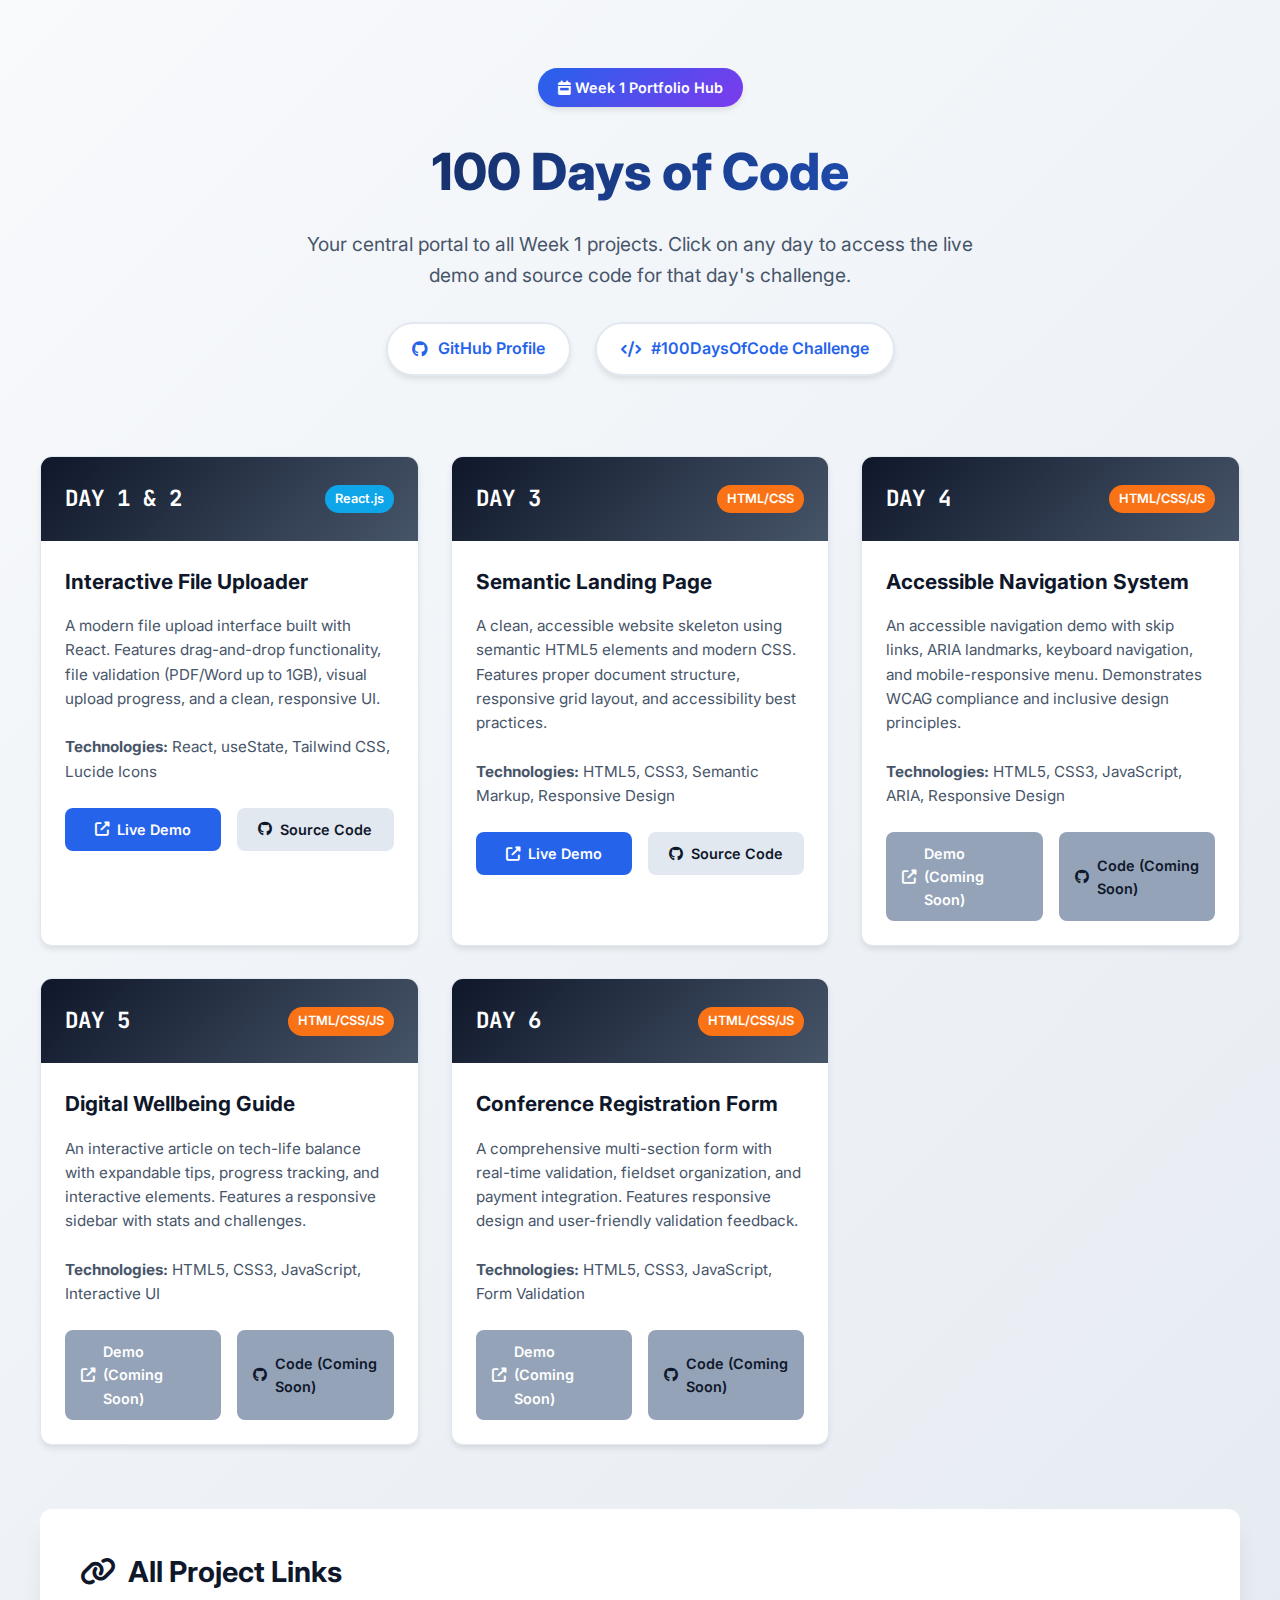
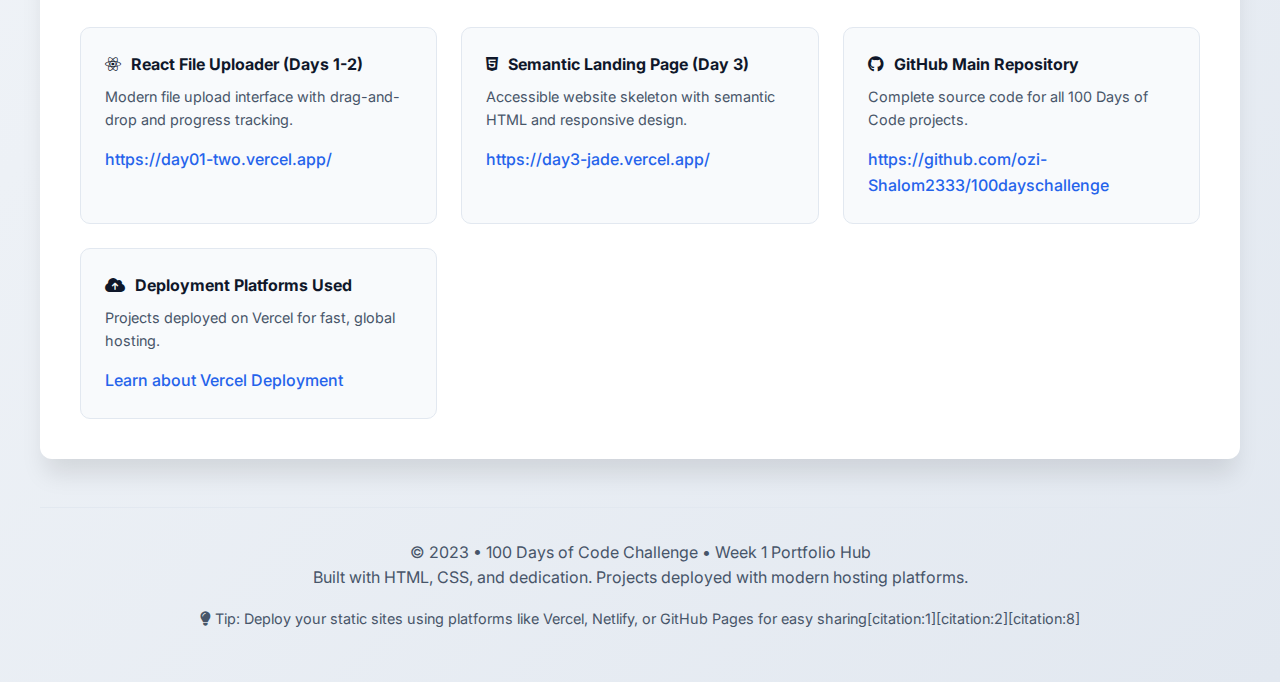
<file: week 1/day7/index.html>
<!DOCTYPE html>
<html lang="en">
<head>
    <meta charset="UTF-8">
    <meta name="viewport" content="width=device-width, initial-scale=1.0">
    <title>100 Days of Code | Week 1 Review Hub</title>
    <link rel="stylesheet" href="https://cdnjs.cloudflare.com/ajax/libs/font-awesome/6.4.0/css/all.min.css">
    <link href="https://fonts.googleapis.com/css2?family=Inter:wght@300;400;500;600;700&family=JetBrains+Mono:wght@400;500&display=swap" rel="stylesheet">
    <style>
        :root {
            --primary: #2563eb;
            --primary-dark: #1d4ed8;
            --secondary: #7c3aed;
            --accent-react: #0ea5e9;
            --accent-html: #f97316;
            --dark: #0f172a;
            --light: #f8fafc;
            --gray-200: #e2e8f0;
            --gray-600: #475569;
            --success: #10b981;
            --border-radius: 12px;
            --shadow-md: 0 4px 6px -1px rgba(0,0,0,0.1);
            --shadow-lg: 0 10px 15px -3px rgba(0,0,0,0.1);
            --shadow-xl: 0 20px 25px -5px rgba(0,0,0,0.1);
        }

        * { margin: 0; padding: 0; box-sizing: border-box; }
        body {
            font-family: 'Inter', sans-serif;
            line-height: 1.6;
            color: var(--dark);
            background: linear-gradient(135deg, #f8fafc 0%, #e2e8f0 100%);
            min-height: 100vh;
            padding: 20px;
        }
        .container { max-width: 1200px; margin: 0 auto; }

        header {
            text-align: center;
            padding: 3rem 0;
            margin-bottom: 2rem;
        }
        .week-badge {
            display: inline-block;
            background: linear-gradient(135deg, var(--primary), var(--secondary));
            color: white;
            padding: 8px 20px;
            border-radius: 50px;
            font-size: 0.9rem;
            font-weight: 600;
            margin-bottom: 1.5rem;
            box-shadow: var(--shadow-md);
        }
        h1 {
            font-size: 3.2rem;
            font-weight: 800;
            background: linear-gradient(135deg, var(--dark), var(--primary));
            -webkit-background-clip: text;
            -webkit-text-fill-color: transparent;
            margin-bottom: 1rem;
        }
        .subtitle {
            font-size: 1.2rem;
            color: var(--gray-600);
            max-width: 700px;
            margin: 0 auto 2rem;
        }

        .hero-links {
            display: flex;
            justify-content: center;
            gap: 1.5rem;
            margin-top: 2rem;
            flex-wrap: wrap;
        }
        .hero-link {
            display: inline-flex;
            align-items: center;
            gap: 10px;
            background: white;
            color: var(--primary);
            padding: 12px 24px;
            border-radius: 50px;
            text-decoration: none;
            font-weight: 600;
            border: 2px solid var(--gray-200);
            transition: all 0.3s ease;
            box-shadow: var(--shadow-md);
        }
        .hero-link:hover {
            transform: translateY(-3px);
            border-color: var(--primary);
            box-shadow: var(--shadow-lg);
        }

        /* Days Grid */
        .days-grid {
            display: grid;
            grid-template-columns: repeat(auto-fill, minmax(350px, 1fr));
            gap: 2rem;
            margin-bottom: 4rem;
        }
        .day-card {
            background: white;
            border-radius: var(--border-radius);
            overflow: hidden;
            border: 1px solid var(--gray-200);
            transition: all 0.3s ease;
            box-shadow: var(--shadow-md);
        }
        .day-card:hover {
            transform: translateY(-8px);
            box-shadow: var(--shadow-xl);
        }
        .day-header {
            padding: 1.5rem;
            background: linear-gradient(135deg, var(--dark), var(--gray-600));
            color: white;
            display: flex;
            justify-content: space-between;
            align-items: center;
        }
        .day-number {
            font-family: 'JetBrains Mono', monospace;
            font-weight: 700;
            font-size: 1.4rem;
        }
        .tech-badge {
            font-size: 0.8rem;
            padding: 4px 10px;
            border-radius: 50px;
            font-weight: 600;
        }
        .badge-react { background: var(--accent-react); }
        .badge-html { background: var(--accent-html); }

        .day-content {
            padding: 1.5rem;
        }
        .day-content h3 {
            font-size: 1.3rem;
            margin-bottom: 1rem;
            color: var(--dark);
        }
        .day-content p {
            color: var(--gray-600);
            margin-bottom: 1.5rem;
            font-size: 0.95rem;
            line-height: 1.6;
        }

        .project-links {
            display: flex;
            gap: 1rem;
            margin-top: 1.5rem;
        }
        .project-link {
            flex: 1;
            display: flex;
            align-items: center;
            justify-content: center;
            gap: 8px;
            padding: 10px 16px;
            border-radius: 8px;
            text-decoration: none;
            font-weight: 600;
            font-size: 0.9rem;
            transition: all 0.3s ease;
        }
        .link-demo {
            background: var(--primary);
            color: white;
        }
        .link-demo:hover {
            background: var(--primary-dark);
            transform: translateY(-2px);
        }
        .link-code {
            background: var(--gray-200);
            color: var(--dark);
        }
        .link-code:hover {
            background: #d1d5db;
            transform: translateY(-2px);
        }

        /* Consolidated Links Section */
        .all-links-section {
            background: white;
            border-radius: var(--border-radius);
            box-shadow: var(--shadow-xl);
            padding: 2.5rem;
            margin-bottom: 3rem;
        }
        .section-header {
            font-size: 1.8rem;
            color: var(--dark);
            margin-bottom: 2rem;
            display: flex;
            align-items: center;
            gap: 12px;
        }
        .links-grid {
            display: grid;
            grid-template-columns: repeat(auto-fit, minmax(300px, 1fr));
            gap: 1.5rem;
        }
        .link-item {
            background: var(--light);
            border-radius: 10px;
            padding: 1.5rem;
            border: 1px solid var(--gray-200);
            transition: all 0.3s ease;
        }
        .link-item:hover {
            border-color: var(--primary);
            transform: translateY(-3px);
            box-shadow: var(--shadow-md);
        }
        .link-item h4 {
            color: var(--dark);
            margin-bottom: 0.5rem;
            display: flex;
            align-items: center;
            gap: 10px;
        }
        .link-item p {
            color: var(--gray-600);
            font-size: 0.9rem;
            margin-bottom: 1rem;
        }
        .link-item a {
            color: var(--primary);
            text-decoration: none;
            font-weight: 500;
            display: inline-flex;
            align-items: center;
            gap: 8px;
        }
        .link-item a:hover { text-decoration: underline; }

        footer {
            text-align: center;
            padding: 2rem 0;
            color: var(--gray-600);
            border-top: 1px solid var(--gray-200);
            margin-top: 3rem;
        }

        @media (max-width: 768px) {
            h1 { font-size: 2.5rem; }
            .days-grid { grid-template-columns: 1fr; }
            .project-links { flex-direction: column; }
            .hero-links { flex-direction: column; align-items: center; }
            .hero-link { width: 100%; max-width: 300px; justify-content: center; }
        }
    </style>
</head>
<body>
    <div class="container">
        <header>
            <div class="week-badge">
                <i class="fas fa-calendar-week"></i> Week 1 Portfolio Hub
            </div>
            <h1>100 Days of Code</h1>
            <p class="subtitle">
                Your central portal to all Week 1 projects. Click on any day to access the live demo and source code for that day's challenge.
            </p>
            
            <div class="hero-links">
                <a href="https://github.com/ozi-Shalom2333" class="hero-link" target="_blank">
                    <i class="fab fa-github"></i> GitHub Profile
                </a>
                <a href="https://100daysofcode.com/" class="hero-link" target="_blank">
                    <i class="fas fa-code"></i> #100DaysOfCode Challenge
                </a>
            </div>
        </header>

        <!-- Days Grid -->
        <div class="days-grid">
            <!-- Day 1 & 2 (React File Uploader) -->
            <div class="day-card">
                <div class="day-header">
                    <div class="day-number">DAY 1 & 2</div>
                    <div class="tech-badge badge-react">React.js</div>
                </div>
                <div class="day-content">
                    <h3>Interactive File Uploader</h3>
                    <p>A modern file upload interface built with React. Features drag-and-drop functionality, file validation (PDF/Word up to 1GB), visual upload progress, and a clean, responsive UI.</p>
                    <p><strong>Technologies:</strong> React, useState, Tailwind CSS, Lucide Icons</p>
                    
                    <div class="project-links">
                        <a href="https://day01-two.vercel.app/" class="project-link link-demo" target="_blank">
                            <i class="fas fa-external-link-alt"></i> Live Demo
                        </a>
                        <a href="https://github.com/ozi-Shalom2333/day01" class="project-link link-code" target="_blank">
                            <i class="fab fa-github"></i> Source Code
                        </a>
                    </div>
                </div>
            </div>

            <!-- Day 3 (Semantic Landing Page) -->
            <div class="day-card">
                <div class="day-header">
                    <div class="day-number">DAY 3</div>
                    <div class="tech-badge badge-html">HTML/CSS</div>
                </div>
                <div class="day-content">
                    <h3>Semantic Landing Page</h3>
                    <p>A clean, accessible website skeleton using semantic HTML5 elements and modern CSS. Features proper document structure, responsive grid layout, and accessibility best practices.</p>
                    <p><strong>Technologies:</strong> HTML5, CSS3, Semantic Markup, Responsive Design</p>
                    
                    <div class="project-links">
                        <a href="https://day3-jade.vercel.app/" class="project-link link-demo" target="_blank">
                            <i class="fas fa-external-link-alt"></i> Live Demo
                        </a>
                        <a href="https://github.com/ozi-Shalom2333/100dayschallenge/tree/main/week%201/day3" class="project-link link-code" target="_blank">
                            <i class="fab fa-github"></i> Source Code
                        </a>
                    </div>
                </div>
            </div>

            <!-- Day 4 (Accessible Navigation) -->
            <div class="day-card">
                <div class="day-header">
                    <div class="day-number">DAY 4</div>
                    <div class="tech-badge badge-html">HTML/CSS/JS</div>
                </div>
                <div class="day-content">
                    <h3>Accessible Navigation System</h3>
                    <p>An accessible navigation demo with skip links, ARIA landmarks, keyboard navigation, and mobile-responsive menu. Demonstrates WCAG compliance and inclusive design principles.</p>
                    <p><strong>Technologies:</strong> HTML5, CSS3, JavaScript, ARIA, Responsive Design</p>
                    
                    <div class="project-links">
                        <!-- Add your Day 4 deployment link here -->
                        <a href="#" class="project-link link-demo" target="_blank" style="background: #94a3b8; cursor: not-allowed;">
                            <i class="fas fa-external-link-alt"></i> Demo (Coming Soon)
                        </a>
                        <!-- Add your Day 4 repo link here -->
                        <a href="#" class="project-link link-code" target="_blank" style="background: #94a3b8; cursor: not-allowed;">
                            <i class="fab fa-github"></i> Code (Coming Soon)
                        </a>
                    </div>
                </div>
            </div>

            <!-- Day 5 (Digital Wellbeing Guide) -->
            <div class="day-card">
                <div class="day-header">
                    <div class="day-number">DAY 5</div>
                    <div class="tech-badge badge-html">HTML/CSS/JS</div>
                </div>
                <div class="day-content">
                    <h3>Digital Wellbeing Guide</h3>
                    <p>An interactive article on tech-life balance with expandable tips, progress tracking, and interactive elements. Features a responsive sidebar with stats and challenges.</p>
                    <p><strong>Technologies:</strong> HTML5, CSS3, JavaScript, Interactive UI</p>
                    
                    <div class="project-links">
                        <!-- Add your Day 5 deployment link here -->
                        <a href="#" class="project-link link-demo" target="_blank" style="background: #94a3b8; cursor: not-allowed;">
                            <i class="fas fa-external-link-alt"></i> Demo (Coming Soon)
                        </a>
                        <!-- Add your Day 5 repo link here -->
                        <a href="#" class="project-link link-code" target="_blank" style="background: #94a3b8; cursor: not-allowed;">
                            <i class="fab fa-github"></i> Code (Coming Soon)
                        </a>
                    </div>
                </div>
            </div>

            <!-- Day 6 (Conference Registration Form) -->
            <div class="day-card">
                <div class="day-header">
                    <div class="day-number">DAY 6</div>
                    <div class="tech-badge badge-html">HTML/CSS/JS</div>
                </div>
                <div class="day-content">
                    <h3>Conference Registration Form</h3>
                    <p>A comprehensive multi-section form with real-time validation, fieldset organization, and payment integration. Features responsive design and user-friendly validation feedback.</p>
                    <p><strong>Technologies:</strong> HTML5, CSS3, JavaScript, Form Validation</p>
                    
                    <div class="project-links">
                        <!-- Add your Day 6 deployment link here -->
                        <a href="#" class="project-link link-demo" target="_blank" style="background: #94a3b8; cursor: not-allowed;">
                            <i class="fas fa-external-link-alt"></i> Demo (Coming Soon)
                        </a>
                        <!-- Add your Day 6 repo link here -->
                        <a href="#" class="project-link link-code" target="_blank" style="background: #94a3b8; cursor: not-allowed;">
                            <i class="fab fa-github"></i> Code (Coming Soon)
                        </a>
                    </div>
                </div>
            </div>
        </div>

        <!-- Consolidated Links Section -->
        <section class="all-links-section">
            <h2 class="section-header">
                <i class="fas fa-link"></i> All Project Links
            </h2>
            <div class="links-grid">
                <div class="link-item">
                    <h4><i class="fab fa-react"></i> React File Uploader (Days 1-2)</h4>
                    <p>Modern file upload interface with drag-and-drop and progress tracking.</p>
                    <a href="https://day01-two.vercel.app/" target="_blank">https://day01-two.vercel.app/</a>
                </div>
                
                <div class="link-item">
                    <h4><i class="fab fa-html5"></i> Semantic Landing Page (Day 3)</h4>
                    <p>Accessible website skeleton with semantic HTML and responsive design.</p>
                    <a href="https://day3-jade.vercel.app/" target="_blank">https://day3-jade.vercel.app/</a>
                </div>
                
                <div class="link-item">
                    <h4><i class="fab fa-github"></i> GitHub Main Repository</h4>
                    <p>Complete source code for all 100 Days of Code projects.</p>
                    <a href="https://github.com/ozi-Shalom2333/100dayschallenge" target="_blank">https://github.com/ozi-Shalom2333/100dayschallenge</a>
                </div>
                
                <div class="link-item">
                    <h4><i class="fas fa-cloud-upload-alt"></i> Deployment Platforms Used</h4>
                    <p>Projects deployed on Vercel for fast, global hosting.</p>
                    <a href="https://vercel.com" target="_blank">Learn about Vercel Deployment</a>
                </div>
            </div>
        </section>

        <footer>
            <p>© 2023 • 100 Days of Code Challenge • Week 1 Portfolio Hub</p>
            <p>Built with HTML, CSS, and dedication. Projects deployed with modern hosting platforms.</p>
            <p style="margin-top: 1rem; font-size: 0.9rem; color: var(--gray-600);">
                <i class="fas fa-lightbulb"></i> Tip: Deploy your static sites using platforms like Vercel, Netlify, or GitHub Pages for easy sharing[citation:1][citation:2][citation:8]
            </p>
        </footer>
    </div>

    <script>
        document.addEventListener('DOMContentLoaded', function() {
            // Add animation to day cards
            const dayCards = document.querySelectorAll('.day-card');
            
            dayCards.forEach((card, index) => {
                card.style.opacity = '0';
                card.style.transform = 'translateY(20px)';
                
                setTimeout(() => {
                    card.style.transition = 'opacity 0.5s ease, transform 0.5s ease';
                    card.style.opacity = '1';
                    card.style.transform = 'translateY(0)';
                }, 100 * index);
            });
            
            // Add click animation to project links
            const projectLinks = document.querySelectorAll('.project-link');
            projectLinks.forEach(link => {
                link.addEventListener('click', function(e) {
                    if (!this.getAttribute('href') || this.getAttribute('href') === '#') {
                        e.preventDefault();
                        alert('Project link will be added once deployed!');
                    }
                });
            });
            
            // Track outbound link clicks
            document.querySelectorAll('a[target="_blank"]').forEach(link => {
                link.addEventListener('click', function() {
                    console.log(`Navigating to: ${this.href}`);
                });
            });
        });
    </script>
</body>
</html>
</file>
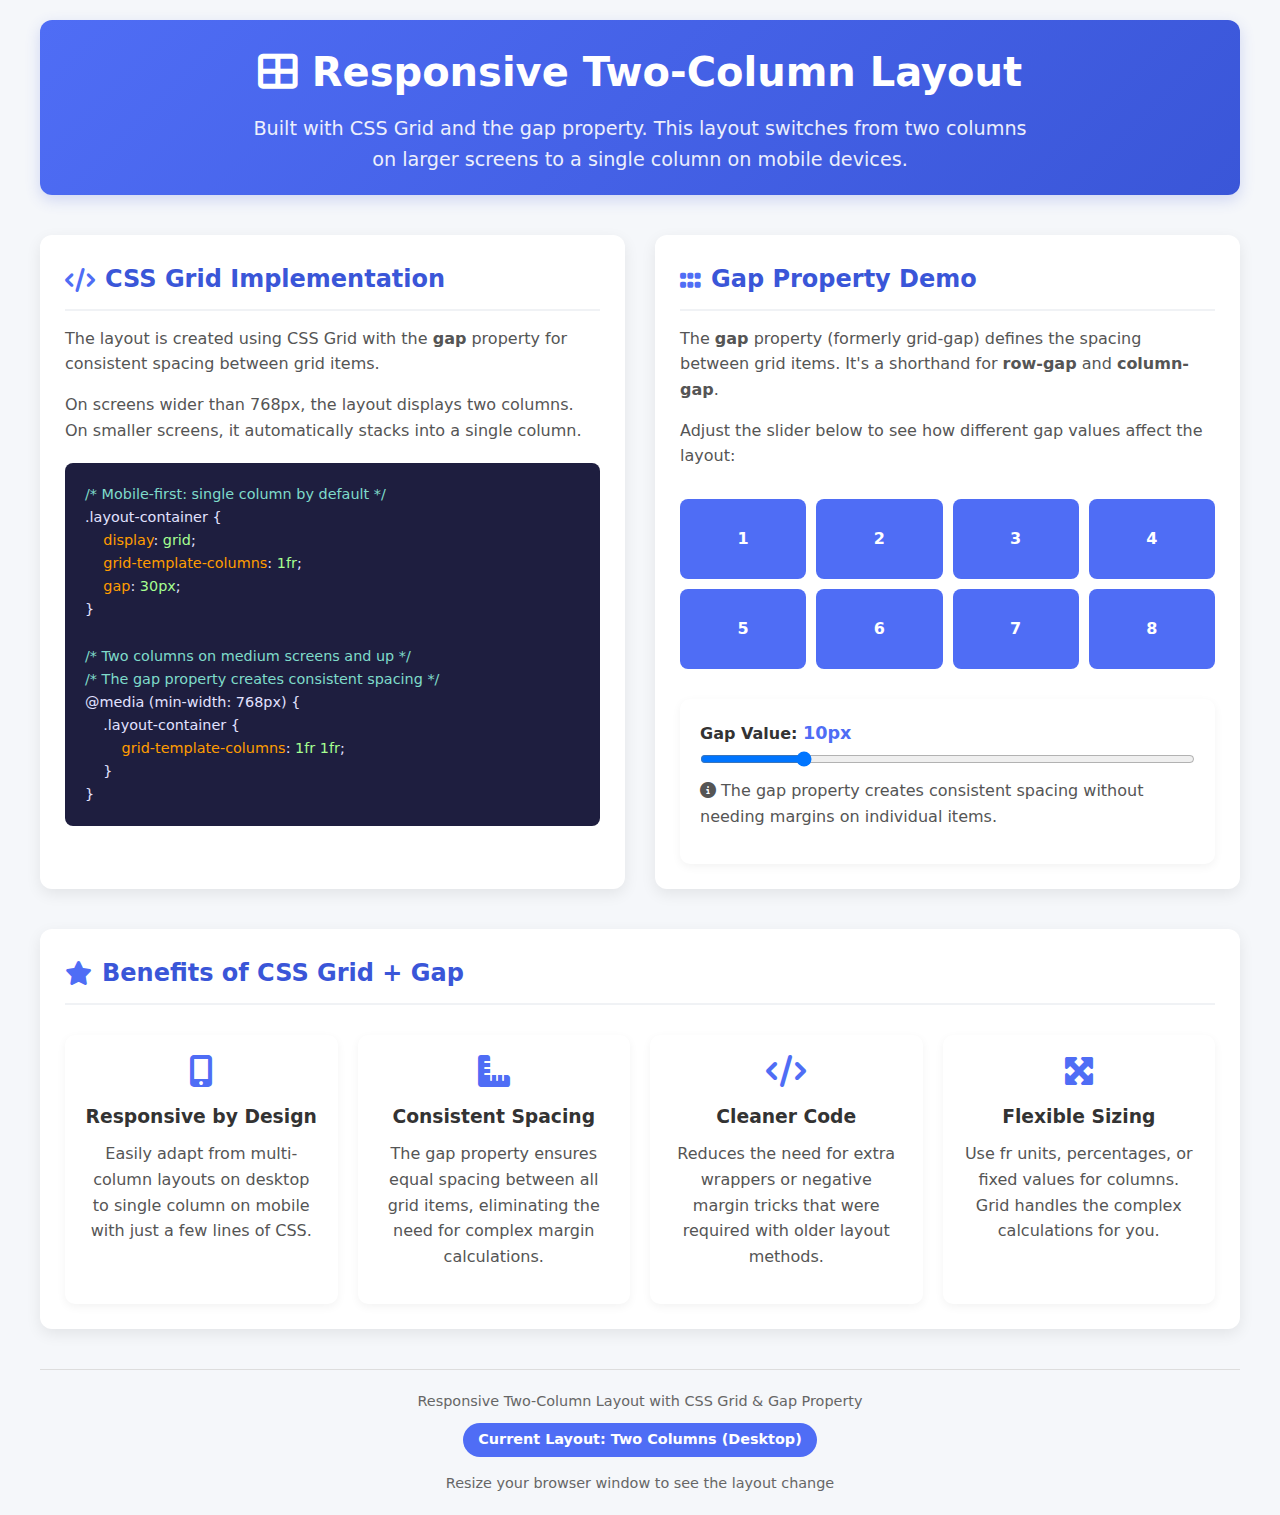
<file: week 2/day9/index.html>
<!DOCTYPE html>
<html lang="en">
<head>
    <meta charset="UTF-8">
    <meta name="viewport" content="width=device-width, initial-scale=1.0">
    <title>Responsive Two-Column Layout with CSS Grid</title>
    <link rel="stylesheet" href="https://cdnjs.cloudflare.com/ajax/libs/font-awesome/6.4.0/css/all.min.css">
    <link rel="stylesheet" href="styles.css">
</head>
<body>
    <div class="container">
        <header>
            <h1><i class="fas fa-th-large"></i> Responsive Two-Column Layout</h1>
            <p class="subtitle">Built with CSS Grid and the gap property. This layout switches from two columns on larger screens to a single column on mobile devices.</p>
        </header>
        
        <div class="layout-container">
            <div class="card">
                <h2><i class="fas fa-code"></i> CSS Grid Implementation</h2>
                <p>The layout is created using CSS Grid with the <strong>gap</strong> property for consistent spacing between grid items.</p>
                <p>On screens wider than 768px, the layout displays two columns. On smaller screens, it automatically stacks into a single column.</p>
                
                <div class="code-container">
                    <pre><code><span class="css-comment">/* Mobile-first: single column by default */</span>
.layout-container {
    <span class="css-property">display</span>: <span class="css-value">grid</span>;
    <span class="css-property">grid-template-columns</span>: <span class="css-value">1fr</span>;
    <span class="css-property">gap</span>: <span class="css-value">30px</span>;
}

<span class="css-comment">/* Two columns on medium screens and up */</span>
<span class="css-comment">/* The gap property creates consistent spacing */</span>
@media (min-width: 768px) {
    .layout-container {
        <span class="css-property">grid-template-columns</span>: <span class="css-value">1fr 1fr</span>;
    }
}</code></pre>
                </div>
            </div>
            
            <div class="card">
                <h2><i class="fas fa-grip-horizontal"></i> Gap Property Demo</h2>
                <p>The <strong>gap</strong> property (formerly grid-gap) defines the spacing between grid items. It's a shorthand for <strong>row-gap</strong> and <strong>column-gap</strong>.</p>
                <p>Adjust the slider below to see how different gap values affect the layout:</p>
                
                <div class="gap-demo" id="gapDemo">
                    <div class="gap-item">1</div>
                    <div class="gap-item">2</div>
                    <div class="gap-item">3</div>
                    <div class="gap-item">4</div>
                    <div class="gap-item">5</div>
                    <div class="gap-item">6</div>
                    <div class="gap-item">7</div>
                    <div class="gap-item">8</div>
                </div>
                
                <div class="gap-controls">
                    <div class="slider-container">
                        <label for="gapSlider">Gap Value: <span class="gap-value" id="gapValue">10px</span></label>
                        <input type="range" id="gapSlider" min="0" max="50" value="10">
                    </div>
                    <p><i class="fas fa-info-circle"></i> The gap property creates consistent spacing without needing margins on individual items.</p>
                </div>
            </div>
        </div>
        
        <div class="card">
            <h2><i class="fas fa-star"></i> Benefits of CSS Grid + Gap</h2>
            <div class="features">
                <div class="feature">
                    <i class="fas fa-mobile-alt"></i>
                    <h3>Responsive by Design</h3>
                    <p>Easily adapt from multi-column layouts on desktop to single column on mobile with just a few lines of CSS.</p>
                </div>
                <div class="feature">
                    <i class="fas fa-ruler-combined"></i>
                    <h3>Consistent Spacing</h3>
                    <p>The gap property ensures equal spacing between all grid items, eliminating the need for complex margin calculations.</p>
                </div>
                <div class="feature">
                    <i class="fas fa-code"></i>
                    <h3>Cleaner Code</h3>
                    <p>Reduces the need for extra wrappers or negative margin tricks that were required with older layout methods.</p>
                </div>
                <div class="feature">
                    <i class="fas fa-expand-arrows-alt"></i>
                    <h3>Flexible Sizing</h3>
                    <p>Use fr units, percentages, or fixed values for columns. Grid handles the complex calculations for you.</p>
                </div>
            </div>
        </div>
        
        <footer>
            <p>Responsive Two-Column Layout with CSS Grid & Gap Property</p>
            <div class="responsive-indicator" id="responsiveIndicator">
                Current Layout: <span id="layoutType">Single Column (Mobile)</span>
            </div>
            <p style="margin-top: 15px;">Resize your browser window to see the layout change</p>
        </footer>
    </div>

    <script>
       
        const gapSlider = document.getElementById('gapSlider');
        const gapDemo = document.getElementById('gapDemo');
        const gapValue = document.getElementById('gapValue');
        
        gapSlider.addEventListener('input', function() {
            const gapSize = this.value + 'px';
            gapDemo.style.gap = gapSize;
            gapValue.textContent = gapSize;
        });
        
     
        function updateResponsiveIndicator() {
            const indicator = document.getElementById('layoutType');
            const width = window.innerWidth;
            
            if (width < 768) {
                indicator.textContent = "Single Column (Mobile)";
            } else if (width >= 768 && width < 1024) {
                indicator.textContent = "Two Columns (Tablet)";
            } else {
                indicator.textContent = "Two Columns (Desktop)";
            }
        }
        
     
        updateResponsiveIndicator();
        window.addEventListener('resize', updateResponsiveIndicator);
    </script>
</body>
</html>
</file>
<file: week 1/day4/styles.css>
* {
    margin: 0;
    padding: 0;
    box-sizing: border-box;
}

:root {
    --primary-color: #2563eb;
    --secondary-color: #1e40af;
    --accent-color: #3b82f6;
    --text-color: #1f2937;
    --light-bg: #f8fafc;
    --white: #ffffff;
    --shadow: 0 4px 6px rgba(0, 0, 0, 0.1);
    --transition: all 0.3s ease;
}

body {
    font-family: 'Segoe UI', Tahoma, Geneva, Verdana, sans-serif;
    line-height: 1.6;
    color: var(--text-color);
    background-color: var(--light-bg);
}

.container {
    max-width: 1200px;
    margin: 0 auto;
    padding: 0 20px;
   
}

.skip-link {
    position: absolute;
    top: -100px;
    left: 0;
    background-color: var(--primary-color);
    color: white;
    padding: 12px 20px;
    text-decoration: none;
    font-weight: 600;
    border-radius: 0 0 4px 0;
    z-index: 1001;
   
    transition: var(--transition);
}

.skip-link:focus {
    top: 0;
    outline: 3px solid var(--accent-color);
    outline-offset: 2px;
}

header {
    background-color: var(--white);
    box-shadow: var(--shadow);
    position: sticky;
    top: 0;
    z-index: 1000;
}

.header-container {
    display: flex;
    justify-content: space-between;
    align-items: center;
    
    padding: 15px 0;
    margin: 0 auto;
}

.logo {
    display: flex;
    align-items: center;
    gap: 10px;
    font-size: 1.5rem;
    font-weight: 700;
    color: var(--primary-color);
    text-decoration: none;
    
}

.logo i {
    font-size: 1.8rem;
}

nav {
    display: flex;
    align-items: center;
}

.nav-list {
    display: flex;
    list-style: none;
}

.nav-item {
    position: relative;
}

.nav-link {
    display: block;
    padding: 12px 18px;
    text-decoration: none;
    color: var(--text-color);
    font-weight: 600;
    border-radius: 4px;
    transition: var(--transition);
}

.nav-link:hover, 
.nav-link:focus {
    background-color: var(--primary-color);
    color: white;
    outline: 2px solid var(--accent-color);
    outline-offset: -2px;
}

.nav-link.current {
    background-color: var(--primary-color);
    color: white;
}

.dropdown {
    position: absolute;
    top: 100%;
    left: 0;
    background-color: var(--white);
    min-width: 200px;
    box-shadow: var(--shadow);
    border-radius: 0 0 4px 4px;
    opacity: 0;
    visibility: hidden;
    transform: translateY(-10px);
    transition: var(--transition);
    z-index: 100;
}

.nav-item:hover .dropdown,
.nav-item:focus-within .dropdown {
    opacity: 1;
    visibility: visible;
    transform: translateY(0);
}

.dropdown-item {
    display: block;
    padding: 12px 18px;
    text-decoration: none;
    color: var(--text-color);
    border-bottom: 1px solid #e5e7eb;
    transition: var(--transition);
}

.dropdown-item:hover,
.dropdown-item:focus {
    background-color: var(--light-bg);
    color: var(--primary-color);
    outline: none;
}

.dropdown-item:last-child {
    border-bottom: none;
}

.menu-toggle {
    display: none;
    background: none;
    border: none;
    font-size: 1.5rem;
    color: var(--primary-color);
    cursor: pointer;
   
    padding: 5px;
    border-radius: 4px;
}

.menu-toggle:hover,
.menu-toggle:focus {
    background-color: var(--light-bg);
    outline: 2px solid var(--accent-color);
}

main {
    padding: 40px 0;
}

section {
    background-color: var(--white);
    padding: 30px;
    margin-bottom: 30px;
    border-radius: 8px;
    box-shadow: var(--shadow);
}

h1, h2, h3 {
    color: var(--primary-color);
    margin-bottom: 20px;
}

h1 {
    font-size: 2.5rem;
    border-bottom: 3px solid var(--accent-color);
    padding-bottom: 10px;
}

h2 {
    font-size: 2rem;
}

h3 {
    font-size: 1.5rem;
}

p {
    margin-bottom: 15px;
}

.focus-demo {
    padding: 15px;
    border: 2px dashed #ccc;
    border-radius: 4px;
    margin: 20px 0;
}

.focus-demo:focus {
    border-color: var(--primary-color);
    background-color: rgba(37, 99, 235, 0.05);
    outline: none;
}

footer {
    background-color: var(--text-color);
    color: white;
    padding: 30px 0;
    text-align: center;
}

.footer-links {
    display: flex;
    justify-content: center;
    flex-wrap: wrap;
    gap: 20px;
    margin-bottom: 20px;
}

.footer-link {
    color: white;
    text-decoration: none;
}

.footer-link:hover,
.footer-link:focus {
    text-decoration: underline;
    outline: none;
}

.accessibility-tip {
    background-color: #e0f2fe;
    border-left: 4px solid var(--primary-color);
    padding: 15px;
    margin: 20px 0;
    border-radius: 0 4px 4px 0;
}

@media (max-width: 768px) {
    header{
        padding: 0 30px ;
    }
    nav{
        position: absolute;
    }
    .header-container{
        padding-inline: 20px;
    }
    .menu-toggle {
        display: block;
         
    }
    
    .nav-list {
        position: fixed;
        top: 80px;
        left: 0;
        width: 100%;
        background-color: var(--white);
        flex-direction: column;
        align-items: stretch;
        box-shadow: var(--shadow);
        opacity: 0;
        visibility: hidden;
        transform: translateY(-20px);
        transition: var(--transition);
        z-index: 999;
    }
    
    .nav-list.active {
        opacity: 1;
        visibility: visible;
        transform: translateY(0);
    }
    
    .nav-item {
        width: 100%;
    }
    
    .nav-link {
        padding: 15px 20px;
        border-bottom: 1px solid #e5e7eb;
        border-radius: 0;
    }
    
    .dropdown {
        position: static;
        opacity: 1;
        visibility: visible;
        transform: none;
        box-shadow: none;
        display: none;
        border-radius: 0;
    }
    
    .dropdown.active {
        display: block;
    }
    
    .dropdown-item {
        padding-left: 40px;
    }
    
    .header-container {
        padding: 10px 0;
    }
}

*:focus {
    outline: 2px solid var(--accent-color);
    outline-offset: 2px;
}

.mouse-user *:focus {
    outline: none;
}
</file>
<file: week 1/day5/styles.css>
* {
    margin: 0;
    padding: 0;
    box-sizing: border-box;
    font-family: 'Segoe UI', system-ui, sans-serif;
}

:root {
    --primary: #4a6fa5;
    --secondary: #166088;
    --accent: #8ac6d0;
    --light: #f8f9fa;
    --dark: #343a40;
    --gray: #6c757d;
    --success: #28a745;
    --warning: #ffc107;
    --shadow: rgba(0, 0, 0, 0.1);
    --border-radius: 12px;
}

body {
    background-color: #f5f7fb;
    color: var(--dark);
    line-height: 1.6;
}

.container {
    max-width: 1200px;
    margin: 0 auto;
    padding: 0 20px;
}

header {
    background: linear-gradient(135deg, var(--primary), var(--secondary));
    color: white;
    padding: 2rem 0;
    box-shadow: 0 4px 12px var(--shadow);
    position: relative;
    overflow: hidden;
}

header::before {
    content: '';
    position: absolute;
    top: 0;
    left: 0;
    width: 100%;
    height: 100%;
    background-image: url('data:image/svg+xml,<svg xmlns="http://www.w3.org/2000/svg" viewBox="0 0 100 100" preserveAspectRatio="none" opacity="0.05"><path d="M0,0 L100,0 L100,100 Z" fill="white"/></svg>');
    background-size: cover;
}

.header-content {
    position: relative;
    z-index: 1;
    text-align: center;
}

h1 {
    font-size: 2.8rem;
    margin-bottom: 1rem;
    font-weight: 700;
}

.tagline {
    font-size: 1.2rem;
    opacity: 0.9;
    max-width: 800px;
    margin: 0 auto;
}

/* Main Content */
main {
    padding: 2rem 0;
    display: grid;
    grid-template-columns: 1fr 300px;
    gap: 2rem;
}

@media (max-width: 992px) {
    main {
        grid-template-columns: 1fr;
    }
}

article {
    background: white;
    border-radius: var(--border-radius);
    box-shadow: 0 5px 15px var(--shadow);
    padding: 2rem;
    margin-bottom: 1.5rem;
}

h2 {
    color: var(--secondary);
    border-bottom: 3px solid var(--accent);
    padding-bottom: 0.5rem;
    margin-bottom: 1.5rem;
    font-size: 1.8rem;
    display: flex;
    align-items: center;
    gap: 10px;
}

h2 i {
    color: var(--primary);
}

h3 {
    color: var(--primary);
    margin: 1.5rem 0 1rem;
    font-size: 1.4rem;
}

p {
    margin-bottom: 1.2rem;
    font-size: 1.05rem;
}

ul, ol {
    margin-left: 1.5rem;
    margin-bottom: 1.5rem;
}

li {
    margin-bottom: 0.8rem;
    padding-left: 0.5rem;
}

.key-pillars {
    display: grid;
    grid-template-columns: repeat(auto-fill, minmax(250px, 1fr));
    gap: 1rem;
    margin: 1.5rem 0;
}

.pillar {
    background: #f0f7ff;
    border-left: 4px solid var(--accent);
    padding: 1rem;
    border-radius: 0 var(--border-radius) var(--border-radius) 0;
}

.pillar h4 {
    color: var(--secondary);
    margin-bottom: 0.5rem;
}

.warning-signs {
    background: #fff9e6;
    border: 1px solid var(--warning);
    border-radius: var(--border-radius);
    padding: 1.5rem;
    margin: 1.5rem 0;
}

.warning-signs h3 {
    color: #e0a800;
    margin-top: 0;
}


.daily-routine {
    background: linear-gradient(to bottom right, #e8f4f8, #f0f9ff);
    border-radius: var(--border-radius);
    padding: 2rem;
    margin: 2rem 0;
}

.routine-step {
    display: flex;
    margin-bottom: 1.5rem;
    padding-bottom: 1.5rem;
    border-bottom: 1px dashed #cce7ff;
}

.routine-step:last-child {
    border-bottom: none;
    margin-bottom: 0;
    padding-bottom: 0;
}

.step-number {
    background: var(--primary);
    color: white;
    width: 36px;
    height: 36px;
    border-radius: 50%;
    display: flex;
    align-items: center;
    justify-content: center;
    font-weight: bold;
    margin-right: 1rem;
    flex-shrink: 0;
}


.key-takeaways {
    background: #e8f5e9;
    border: 1px solid #c3e6cb;
    border-radius: var(--border-radius);
    padding: 1.5rem;
    margin-top: 2rem;
}

.key-takeaways h3 {
    color: var(--success);
}


aside {
    background: white;
    border-radius: var(--border-radius);
    box-shadow: 0 5px 15px var(--shadow);
    padding: 1.5rem;
    height: fit-content;
    position: sticky;
    top: 20px;
}

.sidebar-section {
    margin-bottom: 2rem;
}

.sidebar-section h3 {
    font-size: 1.3rem;
    margin-top: 0;
    color: var(--primary);
    display: flex;
    align-items: center;
    gap: 8px;
}

.stat-box {
    background: #f8f9fa;
    border-radius: 10px;
    padding: 1rem;
    margin-bottom: 1rem;
    text-align: center;
    border: 1px solid #e9ecef;
}

.stat-number {
    font-size: 2rem;
    font-weight: bold;
    color: var(--primary);
    display: block;
}

.stat-label {
    font-size: 0.9rem;
    color: var(--gray);
}

.progress-bar {
    height: 8px;
    background: #e9ecef;
    border-radius: 4px;
    margin: 1rem 0;
    overflow: hidden;
}

.progress-fill {
    height: 100%;
    background: linear-gradient(to right, var(--accent), var(--primary));
    border-radius: 4px;
}

.resources-list li {
    padding: 0.5rem 0;
    border-bottom: 1px solid #f0f0f0;
}

.resources-list li:last-child {
    border-bottom: none;
}


footer {
    background: var(--dark);
    color: white;
    padding: 2rem 0;
    margin-top: 2rem;
    text-align: center;
}

.footer-content {
    max-width: 800px;
    margin: 0 auto;
}

.footer-content h3 {
    color: white;
    margin-bottom: 1rem;
}

.footer-text {
    opacity: 0.9;
    max-width: 600px;
    margin: 0 auto 1.5rem;
}

.newsletter-form {
    display: flex;
    justify-content: center;
    margin-bottom: 1.5rem;
}

.newsletter-form input {
    padding: 0.8rem;
    border: none;
    border-radius: 5px 0 0 5px;
    width: 250px;
}

.newsletter-form button {
    background: var(--accent);
    color: var(--dark);
    border: none;
    padding: 0.8rem 1.5rem;
    border-radius: 0 5px 5px 0;
    font-weight: bold;
    cursor: pointer;
}

.social-links {
    display: flex;
    justify-content: center;
    gap: 1rem;
    margin: 1.5rem 0;
}

.social-links a {
    color: white;
    background: var(--gray);
    width: 40px;
    height: 40px;
    border-radius: 50%;
    display: flex;
    align-items: center;
    justify-content: center;
    text-decoration: none;
    transition: all 0.3s;
}

.social-links a:hover {
    background: var(--accent);
    transform: translateY(-3px);
}

.copyright {
    opacity: 0.7;
    font-size: 0.9rem;
    margin-top: 1rem;
}

.interactive-tip {
    background: #f0f7ff;
    border-left: 4px solid var(--primary);
    padding: 1rem;
    margin: 1.5rem 0;
    border-radius: 0 var(--border-radius) var(--border-radius) 0;
    cursor: pointer;
    transition: all 0.3s;
}

.interactive-tip:hover {
    background: #e1efff;
    transform: translateX(5px);
}

.tip-title {
    display: flex;
    justify-content: space-between;
    align-items: center;
    font-weight: bold;
    color: var(--primary);
}

.tip-content {
    max-height: 0;
    overflow: hidden;
    transition: max-height 0.5s ease;
}

.tip-content.expanded {
    max-height: 300px;
    margin-top: 1rem;
}

.tool-btn {
    background: var(--primary);
    color: white;
    border: none;
    padding: 0.5rem 1rem;
    border-radius: 5px;
    cursor: pointer;
    margin: 0.5rem 0.5rem 0.5rem 0;
    transition: all 0.3s;
}

.tool-btn:hover {
    background: var(--secondary);
}

.challenge-box {
    background: #f0f7ff;
    padding: 1rem;
    border-radius: 10px;
}

.challenge-box h4 {
    color: var(--primary);
    margin-top: 0;
}

.challenge-box p {
    font-size: 0.95rem;
}

.challenge-btn {
    width: 100%;
    margin-top: 0.5rem;
}

.progress-info {
    font-size: 0.9rem;
}

.time-to-complete {
    margin-top: 0.5rem;
}

.resource-link {
    color: var(--primary);
    text-decoration: none;
}

.resource-link:hover {
    text-decoration: underline;
}

/* Responsive */
@media (max-width: 768px) {
    h1 {
        font-size: 2.2rem;
    }
    
    article {
        padding: 1.5rem;
    }
    
    .key-pillars {
        grid-template-columns: 1fr;
    }
    
    .routine-step {
        flex-direction: column;
    }
    
    .step-number {
        margin-bottom: 0.5rem;
    }
    
    .newsletter-form {
        flex-direction: column;
        align-items: center;
    }
    
    .newsletter-form input {
        width: 100%;
        border-radius: 5px;
        margin-bottom: 0.5rem;
    }
    
    .newsletter-form button {
        width: 100%;
        border-radius: 5px;
    }
}

.highlight {
    background-color: #fffacd;
    padding: 2px 5px;
    border-radius: 3px;
    font-weight: 600;
}
</file>
<file: week 1/day6/style.css>
* {
    margin: 0;
    padding: 0;
    box-sizing: border-box;
    font-family: 'Segoe UI', Tahoma, Geneva, Verdana, sans-serif;
}

body {
    background-color: #f5f7fa;
    color: #333;
    line-height: 1.6;
    padding: 20px;
}

.container {
    max-width: 900px;
    margin: 30px auto;
    background-color: #fff;
    border-radius: 12px;
    box-shadow: 0 10px 30px rgba(0, 0, 0, 0.1);
    overflow: hidden;
}

header {
    background: linear-gradient(135deg, #2c3e50, #4a6491);
    color: white;
    padding: 30px;
    text-align: center;
}

header h1 {
    font-size: 2.5rem;
    margin-bottom: 10px;
}

header p {
    font-size: 1.1rem;
    opacity: 0.9;
    max-width: 700px;
    margin: 0 auto;
}

.form-container {
    padding: 30px;
}

fieldset {
    border: 2px solid #eaeaea;
    border-radius: 8px;
    padding: 25px;
    margin-bottom: 30px;
    position: relative;
    transition: border-color 0.3s;
}

fieldset:hover {
    border-color: #4a6491;
}

legend {
    font-size: 1.4rem;
    font-weight: 700;
    color: #2c3e50;
    padding: 0 15px;
    background-color: #f5f7fa;
    border-radius: 4px;
}

.form-group {
    margin-bottom: 20px;
}

label {
    display: block;
    margin-bottom: 8px;
    font-weight: 600;
    color: #2c3e50;
}

.required::after {
    content: " *";
    color: #e74c3c;
}

input, select, textarea {
    width: 100%;
    padding: 14px;
    border: 2px solid #ddd;
    border-radius: 6px;
    font-size: 1rem;
    transition: border-color 0.3s;
}

input:focus, select:focus, textarea:focus {
    border-color: #4a6491;
    outline: none;
    box-shadow: 0 0 0 3px rgba(74, 100, 145, 0.2);
}

.radio-group, .checkbox-group {
    display: flex;
    flex-wrap: wrap;
    gap: 20px;
    margin-top: 10px;
}

.radio-option, .checkbox-option {
    display: flex;
    align-items: center;
}

.radio-option input, .checkbox-option input {
    width: auto;
    margin-right: 8px;
}

.form-row {
    display: flex;
    flex-wrap: wrap;
    gap: 20px;
}

.form-row .form-group {
    flex: 1;
    min-width: 200px;
}

.form-note {
    font-size: 0.9rem;
    color: #7f8c8d;
    margin-top: 5px;
    font-style: italic;
}

.form-footer {
    display: flex;
    justify-content: space-between;
    align-items: center;
    margin-top: 30px;
    padding-top: 20px;
    border-top: 1px solid #eee;
}

button {
    padding: 15px 30px;
    border: none;
    border-radius: 6px;
    font-size: 1.1rem;
    font-weight: 600;
    cursor: pointer;
    transition: all 0.3s;
}

.submit-btn {
    background: linear-gradient(to right, #2c3e50, #4a6491);
    color: white;
}

.submit-btn:hover {
    background: linear-gradient(to right, #1a252f, #3a5478);
    transform: translateY(-2px);
    box-shadow: 0 5px 15px rgba(44, 62, 80, 0.2);
}

.reset-btn {
    background-color: #ecf0f1;
    color: #2c3e50;
}

.reset-btn:hover {
    background-color: #dde4e6;
}

.required-note {
    color: #e74c3c;
    font-size: 0.9rem;
}

.icon {
    margin-right: 10px;
    color: #4a6491;
}

.error-message {
    color: #e74c3c;
    font-size: 0.85rem;
    margin-top: 5px;
    display: none;
}

.valid {
    border-color: #2ecc71 !important;
}

.invalid {
    border-color: #e74c3c !important;
}

@media (max-width: 768px) {
    .form-row {
        flex-direction: column;
        gap: 0;
    }
    
    .form-footer {
        flex-direction: column;
        gap: 15px;
    }
    
    button {
        width: 100%;
    }
}
</file>
<file: week 2/day9/styles.css>
* {
            margin: 0;
            padding: 0;
            box-sizing: border-box;
            font-family: 'Segoe UI', system-ui, sans-serif;
        }
        
        body {
            background-color: #f5f7fa;
            color: #333;
            line-height: 1.6;
            padding: 20px;
            min-height: 100vh;
        }
        
        .container {
            max-width: 1200px;
            margin: 0 auto;
        }
        
        header {
            text-align: center;
            margin-bottom: 40px;
            padding: 20px;
            background: linear-gradient(135deg, #4f6df5 0%, #3a56d8 100%);
            color: white;
            border-radius: 12px;
            box-shadow: 0 5px 15px rgba(58, 86, 216, 0.2);
        }
        
        h1 {
            font-size: 2.5rem;
            margin-bottom: 10px;
        }
        
        .subtitle {
            font-size: 1.2rem;
            opacity: 0.9;
            max-width: 800px;
            margin: 0 auto;
        }
        
        .layout-container {
            display: grid;
            grid-template-columns: 1fr;
            gap: 30px;
            margin-bottom: 40px;
        }
        
        /* Two-column layout for medium screens and up */
        @media (min-width: 768px) {
            .layout-container {
                grid-template-columns: 1fr 1fr;
            }
        }
        
        .card {
            background-color: white;
            border-radius: 12px;
            padding: 25px;
            box-shadow: 0 5px 15px rgba(0, 0, 0, 0.08);
            transition: transform 0.3s ease, box-shadow 0.3s ease;
        }
        
        .card:hover {
            transform: translateY(-5px);
            box-shadow: 0 8px 25px rgba(0, 0, 0, 0.12);
        }
        
        .card h2 {
            color: #3a56d8;
            margin-bottom: 15px;
            padding-bottom: 10px;
            border-bottom: 2px solid #f0f2f5;
            display: flex;
            align-items: center;
            gap: 10px;
        }
        
        .card h2 i {
            color: #4f6df5;
        }
        
        .card p {
            margin-bottom: 15px;
            color: #555;
        }
        
        .code-container {
            background-color: #1e1e3f;
            color: #e2e2ff;
            border-radius: 8px;
            padding: 20px;
            margin-top: 20px;
            overflow-x: auto;
            font-family: 'Consolas', monospace;
            font-size: 0.9rem;
        }
        
        .css-property {
            color: #ff9d00;
        }
        
        .css-value {
            color: #a5ff90;
        }
        
        .css-comment {
            color: #7fdbca;
        }
        
        .features {
            display: grid;
            grid-template-columns: repeat(auto-fill, minmax(250px, 1fr));
            gap: 20px;
            margin-top: 30px;
        }
        
        .feature {
            background-color: white;
            border-radius: 10px;
            padding: 20px;
            box-shadow: 0 3px 10px rgba(0, 0, 0, 0.05);
            display: flex;
            flex-direction: column;
            align-items: center;
            text-align: center;
        }
        
        .feature i {
            font-size: 2rem;
            color: #4f6df5;
            margin-bottom: 15px;
        }
        
        .feature h3 {
            margin-bottom: 10px;
            color: #333;
        }
        
        .gap-demo {
            display: grid;
            grid-template-columns: repeat(4, 1fr);
            gap: 10px;
            margin: 30px 0;
        }
        
        .gap-item {
            background-color: #4f6df5;
            color: white;
            height: 80px;
            border-radius: 8px;
            display: flex;
            align-items: center;
            justify-content: center;
            font-weight: bold;
            transition: all 0.3s ease;
        }
        
        .gap-item:hover {
            background-color: #3a56d8;
            transform: scale(1.05);
        }
        
        .gap-controls {
            background-color: white;
            padding: 20px;
            border-radius: 10px;
            margin-top: 20px;
            box-shadow: 0 3px 10px rgba(0, 0, 0, 0.05);
        }
        
        .slider-container {
            display: flex;
            flex-direction: column;
            margin-bottom: 15px;
        }
        
        label {
            margin-bottom: 8px;
            font-weight: 600;
            color: #333;
        }
        
        input[type="range"] {
            width: 100%;
            height: 8px;
            border-radius: 4px;
            background: #e0e0e0;
            outline: none;
        }
        
        .gap-value {
            font-weight: bold;
            color: #4f6df5;
            font-size: 1.1rem;
        }
        
        footer {
            text-align: center;
            margin-top: 40px;
            padding-top: 20px;
            border-top: 1px solid #ddd;
            color: #666;
            font-size: 0.9rem;
        }
        
        .responsive-indicator {
            display: inline-block;
            background-color: #4f6df5;
            color: white;
            padding: 5px 15px;
            border-radius: 20px;
            margin-top: 10px;
            font-weight: bold;
        }
        
        @media (max-width: 767px) {
            .responsive-indicator {
                background-color: #ff6b6b;
            }
        }
        
        @media (min-width: 768px) and (max-width: 1023px) {
            .responsive-indicator {
                background-color: #4cd964;
            }
        }
        
        @media (min-width: 1024px) {
            .responsive-indicator {
                background-color: #4f6df5;
            }
        }
</file>
